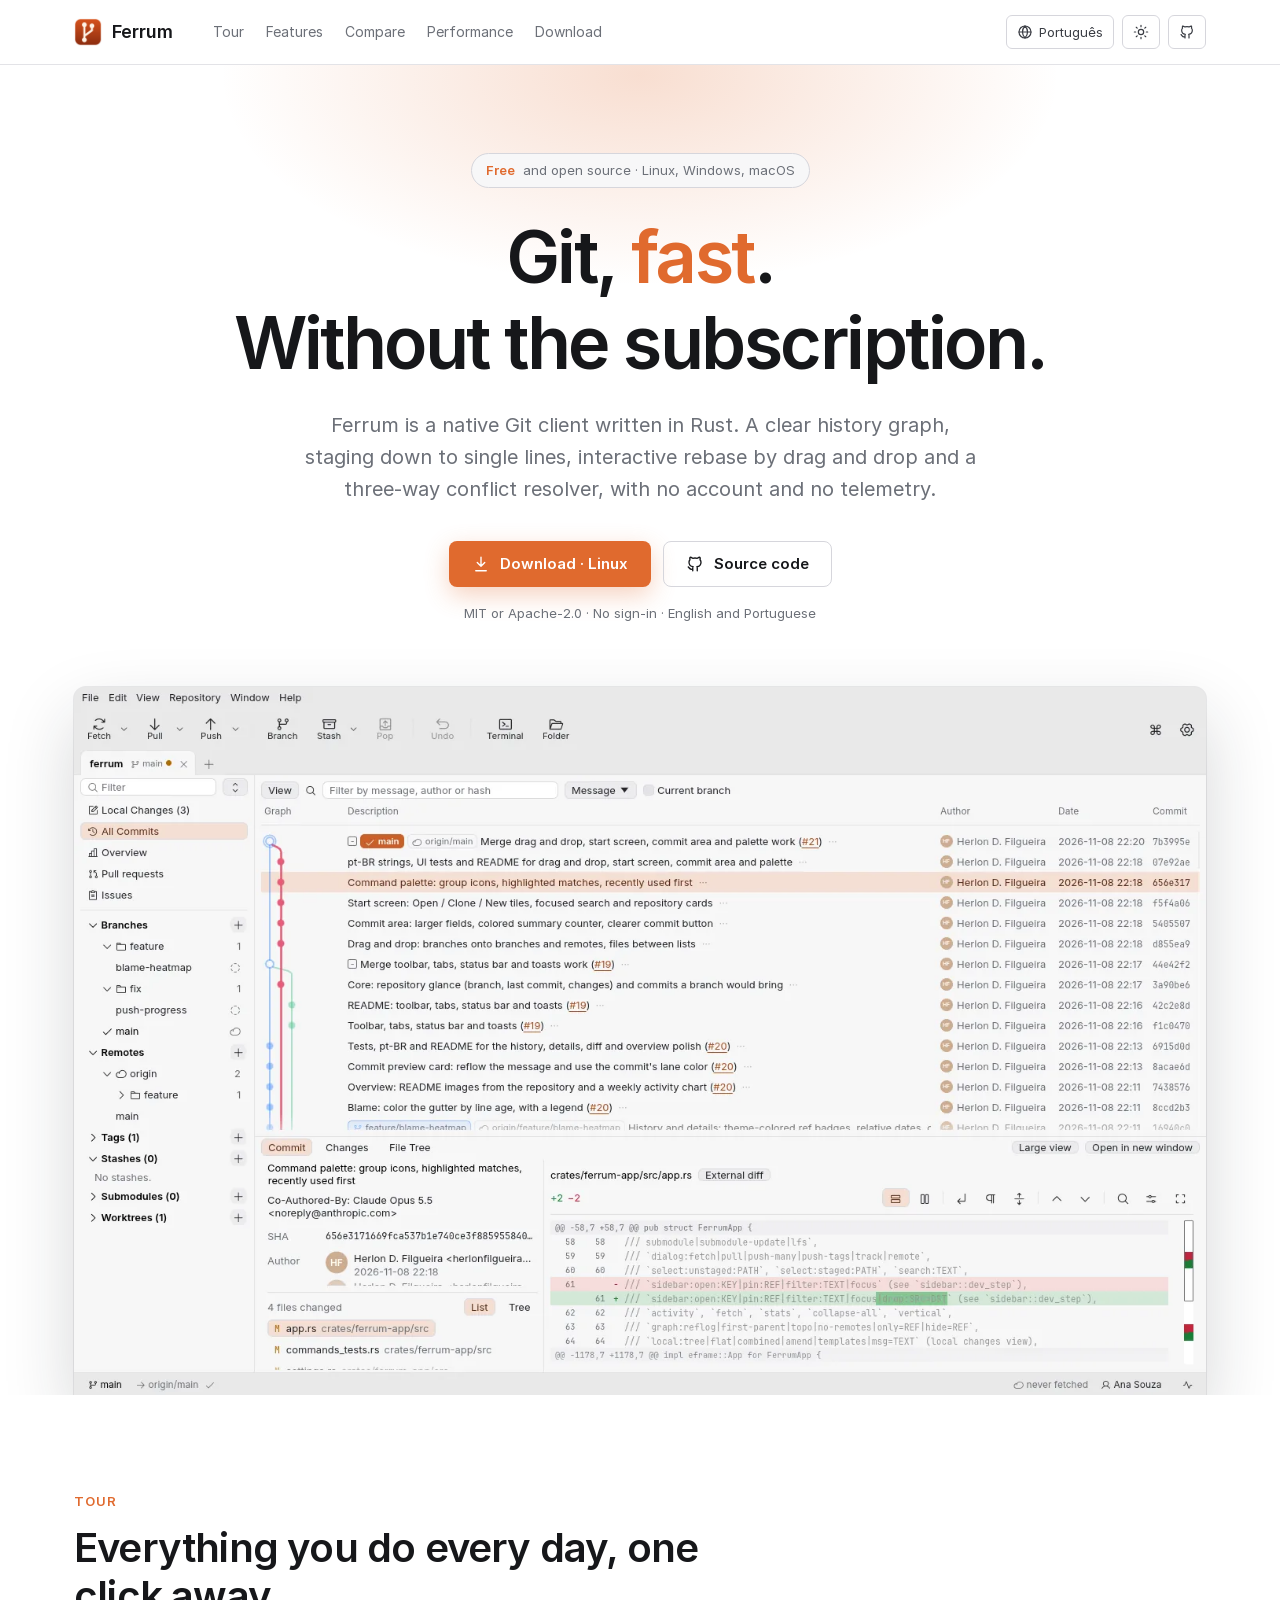
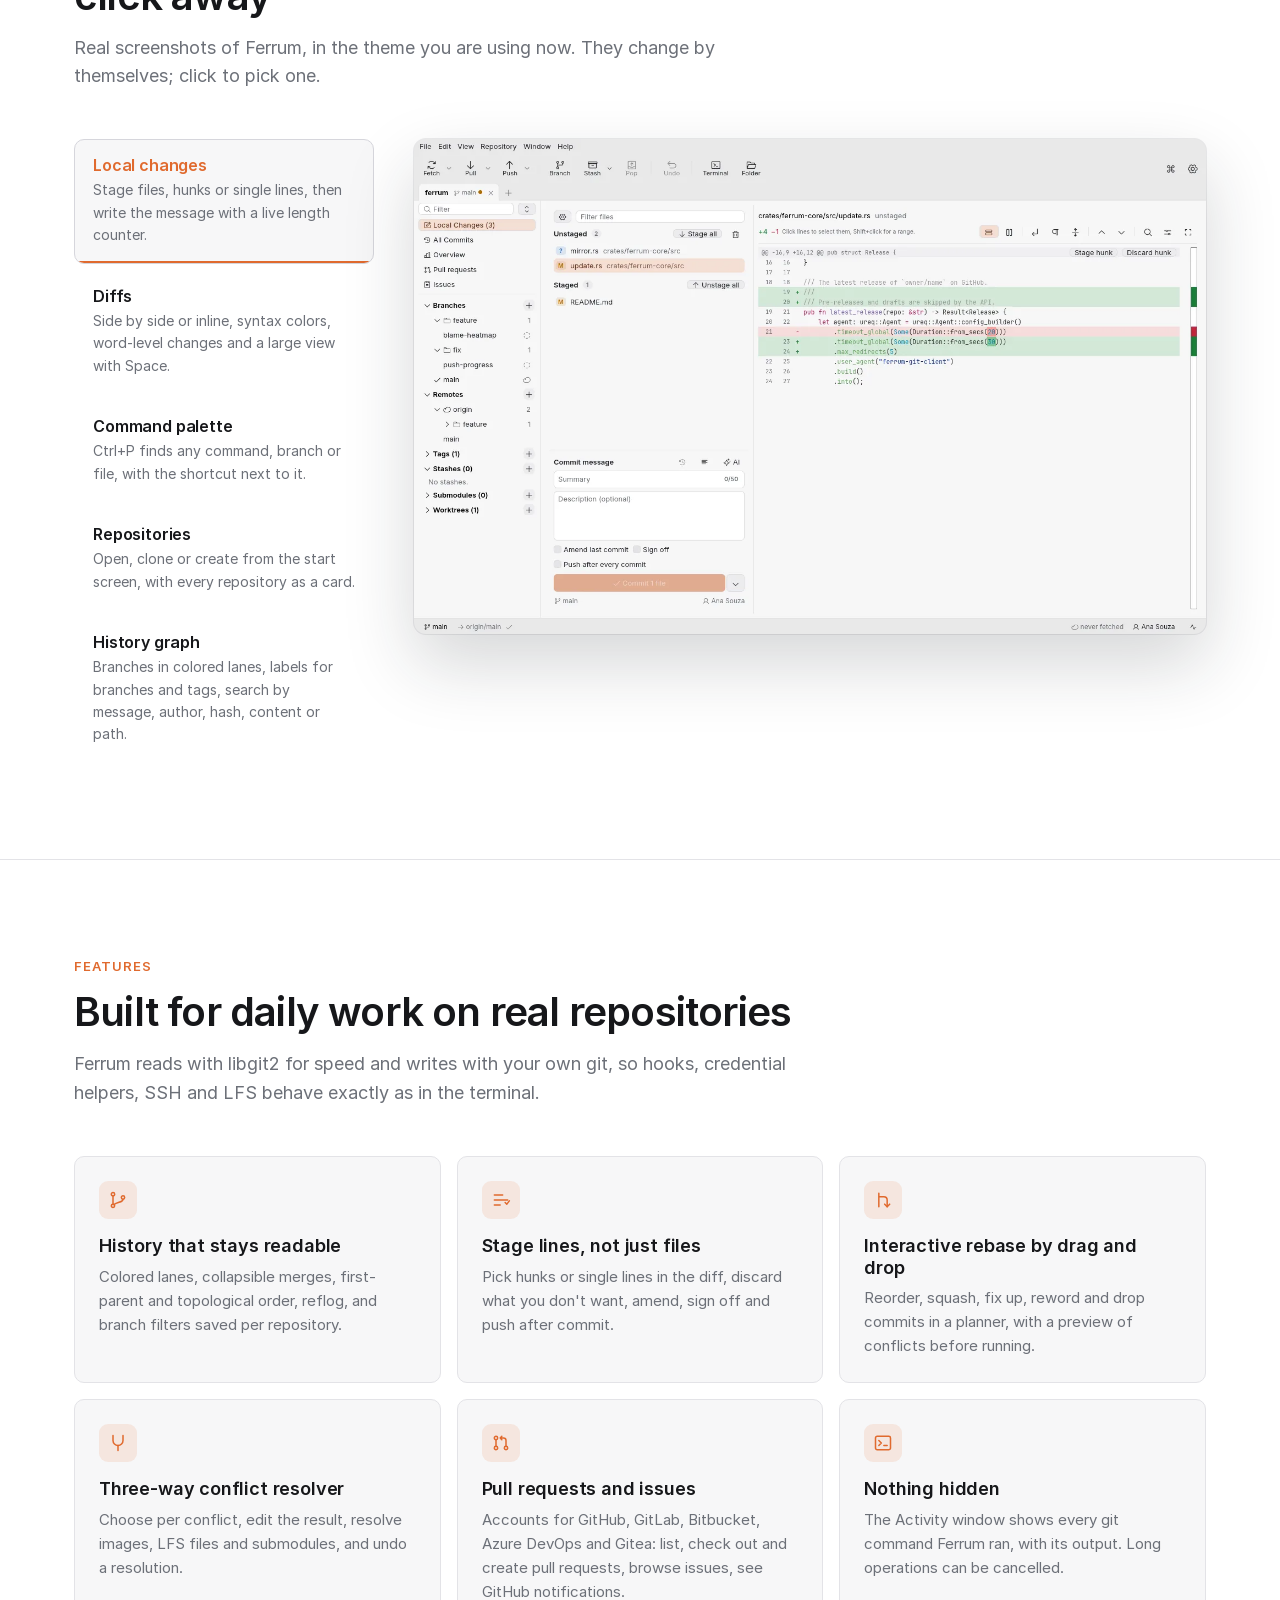
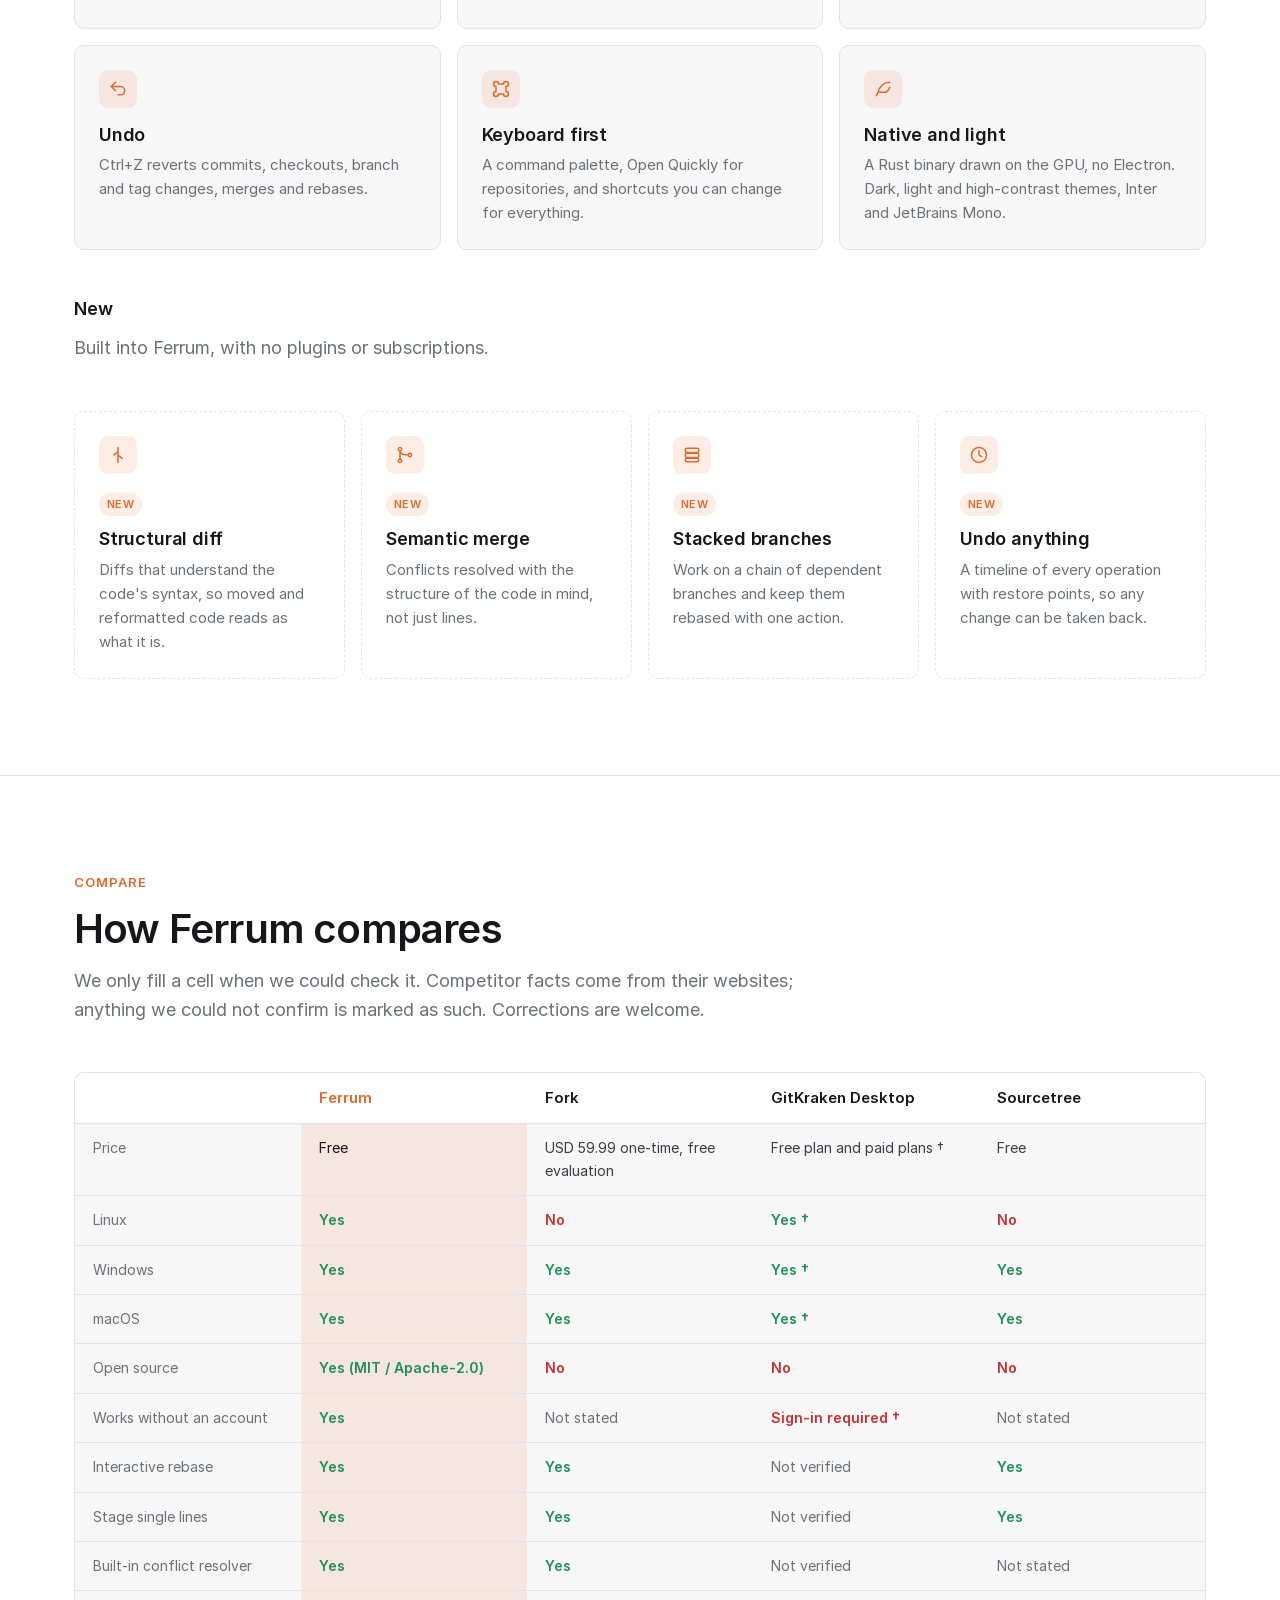
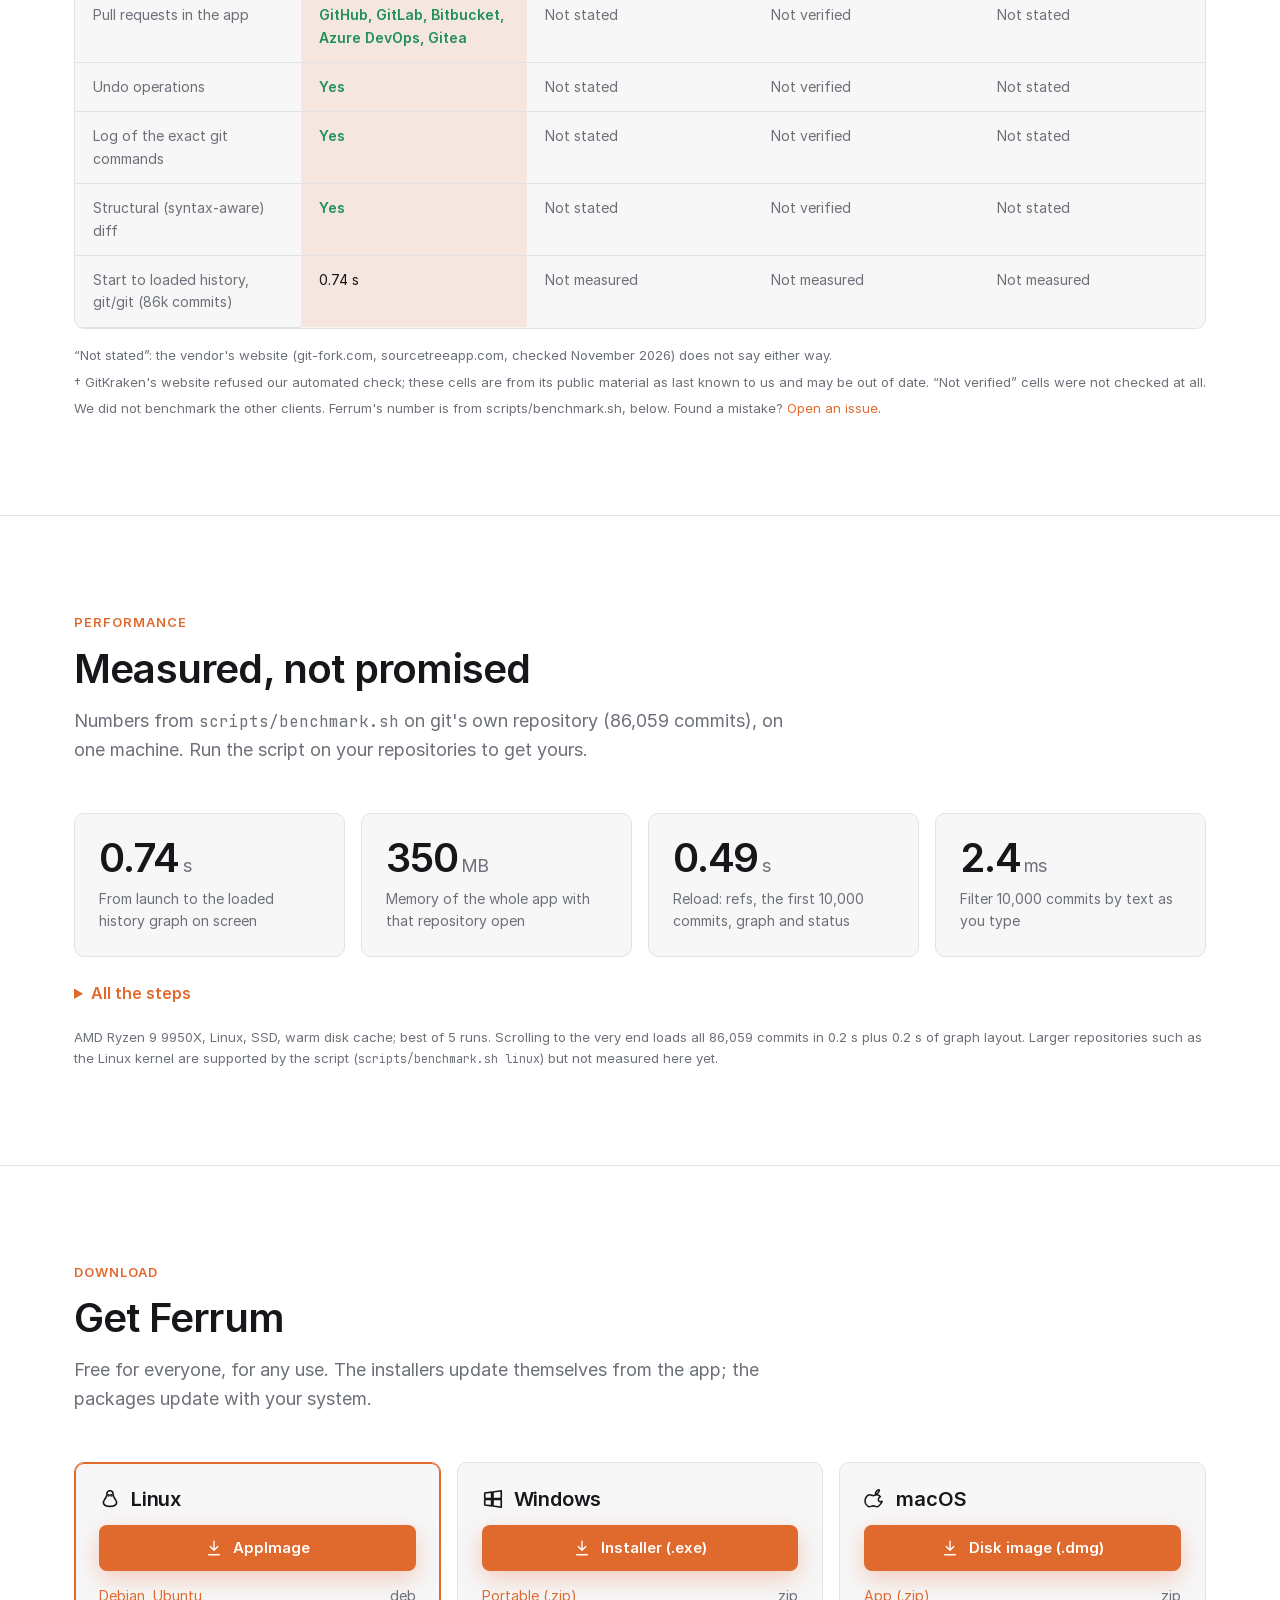
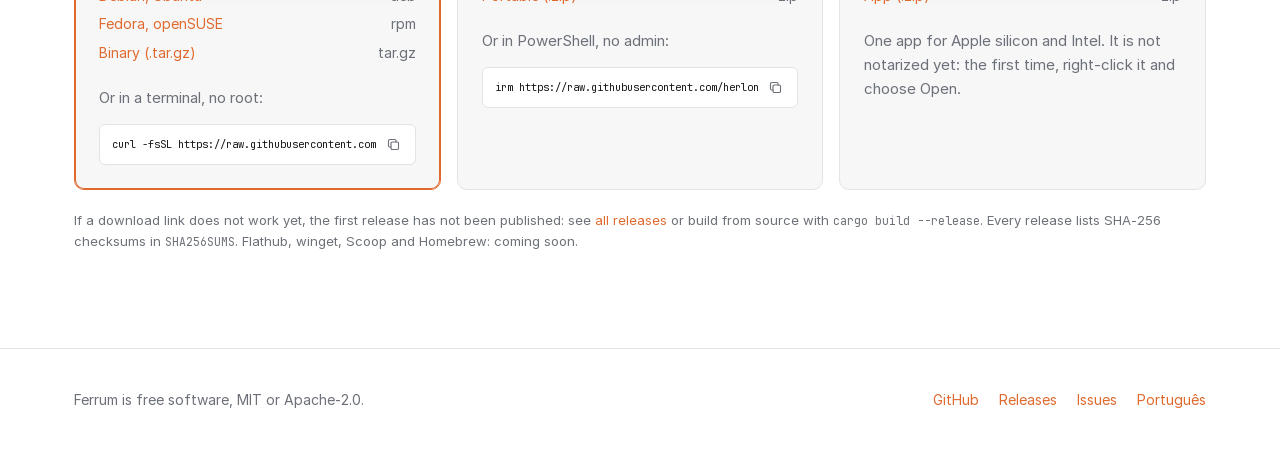
<file: site/index.html>
<!DOCTYPE html>
<html lang="en" data-theme="dark">
<head>
<meta charset="utf-8">
<meta name="viewport" content="width=device-width, initial-scale=1">
<title>Ferrum: a fast, free and open source Git client</title>
<meta name="description" content="Ferrum is a native Git client for Linux, Windows and macOS. History graph, line staging, interactive rebase, conflict resolution and pull requests, free and open source.">
<meta property="og:title" content="Ferrum: a fast, free and open source Git client">
<meta property="og:description" content="Ferrum is a native Git client for Linux, Windows and macOS. History graph, line staging, interactive rebase, conflict resolution and pull requests, free and open source.">
<meta property="og:image" content="https://herlondf.github.io/ferrum/assets/screenshots/history-en-dark.png">
<meta name="theme-color" content="#16171a">
<link rel="icon" type="image/png" href="assets/favicon.png">
<link rel="alternate" hreflang="en" href="https://herlondf.github.io/ferrum/">
<link rel="alternate" hreflang="pt-BR" href="https://herlondf.github.io/ferrum/pt-BR/">
<link rel="preload" href="assets/fonts/Inter-Regular.woff2" as="font" type="font/woff2" crossorigin>
<link rel="stylesheet" href="style.css">
<script>
  // Theme before first paint: ?theme=, the saved choice, else the system's.
  (function () {
    var q = location.search.match(/theme=(light|dark)/);
    var t = (q && q[1]) || localStorage.getItem("ferrum-theme") ||
      (matchMedia("(prefers-color-scheme: light)").matches ? "light" : "dark");
    document.documentElement.dataset.theme = t;
    // ?only=ID shows one section (for screenshots of the page).
    var only = location.search.match(/only=([a-z]+)/);
    if (only) document.write("<style>main>section:not(#" + only[1] + "){display:none}</style>");
  })();
</script>
</head>
<body>
<!-- Generated by site/build.py from site/template.html. Edit those, then run: python3 site/build.py -->

<header class="nav">
  <div class="wrap">
    <a class="brand" href="./"><img src="assets/ferrum-128.png" alt="" width="28" height="28">Ferrum</a>
    <nav class="nav-links">
      <a href="#tour">Tour</a>
      <a href="#features">Features</a>
      <a href="#compare">Compare</a>
      <a href="#performance">Performance</a>
      <a href="#download">Download</a>
    </nav>
    <div class="nav-tools">
      <a class="icon-btn" href="pt-BR/" hreflang="pt-BR" title="Ver em português"><svg viewBox="0 0 24 24" fill="none" stroke="currentColor" stroke-width="1.8" stroke-linecap="round" stroke-linejoin="round" aria-hidden="true"><circle cx="12" cy="12" r="9"/><path d="M3 12h18M12 3c2.5 2.6 3.8 5.6 3.8 9s-1.3 6.4-3.8 9c-2.5-2.6-3.8-5.6-3.8-9S9.5 5.6 12 3z"/></svg><span class="lang-label">Português</span></a>
      <button class="icon-btn" id="theme" type="button" title="Switch light / dark" aria-label="Switch light / dark"><span class="theme-moon"><svg viewBox="0 0 24 24" fill="none" stroke="currentColor" stroke-width="1.8" stroke-linecap="round" stroke-linejoin="round" aria-hidden="true"><path d="M20 14.5A8 8 0 0 1 9.5 4a8 8 0 1 0 10.5 10.5z"/></svg></span><span class="theme-sun"><svg viewBox="0 0 24 24" fill="none" stroke="currentColor" stroke-width="1.8" stroke-linecap="round" stroke-linejoin="round" aria-hidden="true"><circle cx="12" cy="12" r="4"/><path d="M12 2v2M12 20v2M4.9 4.9l1.4 1.4M17.7 17.7l1.4 1.4M2 12h2M20 12h2M4.9 19.1l1.4-1.4M17.7 6.3l1.4-1.4"/></svg></span></button>
      <a class="icon-btn" href="https://github.com/herlondf/ferrum" title="GitHub" aria-label="GitHub"><svg viewBox="0 0 24 24" fill="none" stroke="currentColor" stroke-width="1.8" stroke-linecap="round" stroke-linejoin="round" aria-hidden="true"><path d="M9 19c-4.3 1.4-4.3-2.5-6-3m12 5v-3.5c0-1 .1-1.4-.5-2 2.8-.3 5.5-1.4 5.5-6a4.6 4.6 0 0 0-1.3-3.2 4.2 4.2 0 0 0-.1-3.2s-1.1-.3-3.5 1.3a12.3 12.3 0 0 0-6.2 0C6.5 2.8 5.4 3.1 5.4 3.1a4.2 4.2 0 0 0-.1 3.2A4.6 4.6 0 0 0 4 9.5c0 4.6 2.7 5.7 5.5 6-.6.6-.6 1.2-.5 2V21"/></svg></a>
    </div>
  </div>
</header>

<main>
<section class="hero">
  <div class="wrap">
    <span class="badge"><b>Free</b> and open source · Linux, Windows, macOS</span>
    <h1>Git, <em>fast</em>.<br>Without the subscription.</h1>
    <p class="lead">Ferrum is a native Git client written in Rust. A clear history graph, staging down to single lines, interactive rebase by drag and drop and a three-way conflict resolver, with no account and no telemetry.</p>
    <div class="hero-actions">
      <a class="btn btn-primary" id="hero-download" href="#download"><svg viewBox="0 0 24 24" fill="none" stroke="currentColor" stroke-width="1.8" stroke-linecap="round" stroke-linejoin="round" aria-hidden="true"><path d="M12 3v12M7 10l5 5 5-5M5 21h14"/></svg><span>Download</span></a>
      <a class="btn btn-ghost" href="https://github.com/herlondf/ferrum"><svg viewBox="0 0 24 24" fill="none" stroke="currentColor" stroke-width="1.8" stroke-linecap="round" stroke-linejoin="round" aria-hidden="true"><path d="M9 19c-4.3 1.4-4.3-2.5-6-3m12 5v-3.5c0-1 .1-1.4-.5-2 2.8-.3 5.5-1.4 5.5-6a4.6 4.6 0 0 0-1.3-3.2 4.2 4.2 0 0 0-.1-3.2s-1.1-.3-3.5 1.3a12.3 12.3 0 0 0-6.2 0C6.5 2.8 5.4 3.1 5.4 3.1a4.2 4.2 0 0 0-.1 3.2A4.6 4.6 0 0 0 4 9.5c0 4.6 2.7 5.7 5.5 6-.6.6-.6 1.2-.5 2V21"/></svg>Source code</a>
    </div>
    <p class="hero-note">MIT or Apache-2.0 · No sign-in · English and Portuguese</p>
  </div>
  <div class="hero-shot">
    <img class="shot only-dark" src="assets/screenshots/history-en-dark.webp" width="1440" height="900" alt="Ferrum showing the history graph of a repository, with commit details and a diff">
    <img class="shot only-light" src="assets/screenshots/history-en-light.webp" width="1440" height="900" alt="Ferrum showing the history graph of a repository, with commit details and a diff" loading="lazy">
  </div>
</section>

<section class="section" id="tour">
  <div class="wrap">
    <div class="section-head">
      <div class="eyebrow">Tour</div>
      <h2>Everything you do every day, one click away</h2>
      <p>Real screenshots of Ferrum, in the theme you are using now. They change by themselves; click to pick one.</p>
    </div>
    <div class="tour" data-tour>
      <div class="tour-tabs" role="tablist">
        <button class="tour-tab" role="tab" aria-selected="true" data-tab="changes"><h3>Local changes</h3><p>Stage files, hunks or single lines, then write the message with a live length counter.</p><span class="bar"></span></button>
        <button class="tour-tab" role="tab" aria-selected="false" data-tab="diff"><h3>Diffs</h3><p>Side by side or inline, syntax colors, word-level changes and a large view with Space.</p><span class="bar"></span></button>
        <button class="tour-tab" role="tab" aria-selected="false" data-tab="palette"><h3>Command palette</h3><p>Ctrl+P finds any command, branch or file, with the shortcut next to it.</p><span class="bar"></span></button>
        <button class="tour-tab" role="tab" aria-selected="false" data-tab="start"><h3>Repositories</h3><p>Open, clone or create from the start screen, with every repository as a card.</p><span class="bar"></span></button>
        <button class="tour-tab" role="tab" aria-selected="false" data-tab="history"><h3>History graph</h3><p>Branches in colored lanes, labels for branches and tags, search by message, author, hash, content or path.</p><span class="bar"></span></button>
      </div>
      <div class="tour-view">
        <figure class="active" data-fig="changes"><img class="shot only-dark" src="assets/screenshots/changes-en-dark.webp" width="1440" height="900" alt="Local changes"><img class="shot only-light" src="assets/screenshots/changes-en-light.webp" width="1440" height="900" alt="Local changes" loading="lazy"></figure>
        <figure class="" data-fig="diff"><img class="shot only-dark" src="assets/screenshots/diff-en-dark.webp" width="1440" height="900" alt="Diffs" loading="lazy"><img class="shot only-light" src="assets/screenshots/diff-en-light.webp" width="1440" height="900" alt="Diffs" loading="lazy"></figure>
        <figure class="" data-fig="palette"><img class="shot only-dark" src="assets/screenshots/palette-en-dark.webp" width="1440" height="900" alt="Command palette" loading="lazy"><img class="shot only-light" src="assets/screenshots/palette-en-light.webp" width="1440" height="900" alt="Command palette" loading="lazy"></figure>
        <figure class="" data-fig="start"><img class="shot only-dark" src="assets/screenshots/start-en-dark.webp" width="1440" height="900" alt="Repositories" loading="lazy"><img class="shot only-light" src="assets/screenshots/start-en-light.webp" width="1440" height="900" alt="Repositories" loading="lazy"></figure>
        <figure class="" data-fig="history"><img class="shot only-dark" src="assets/screenshots/history-en-dark.webp" width="1440" height="900" alt="History graph" loading="lazy"><img class="shot only-light" src="assets/screenshots/history-en-light.webp" width="1440" height="900" alt="History graph" loading="lazy"></figure>
      </div>
    </div>
  </div>
</section>

<section class="section" id="features">
  <div class="wrap">
    <div class="section-head">
      <div class="eyebrow">Features</div>
      <h2>Built for daily work on real repositories</h2>
      <p>Ferrum reads with libgit2 for speed and writes with your own git, so hooks, credential helpers, SSH and LFS behave exactly as in the terminal.</p>
    </div>
    <div class="grid">
        <div class="card"><div class="ico"><svg viewBox="0 0 24 24" fill="none" stroke="currentColor" stroke-width="1.8" stroke-linecap="round" stroke-linejoin="round" aria-hidden="true"><circle cx="6" cy="5" r="2"/><circle cx="6" cy="19" r="2"/><circle cx="18" cy="9" r="2"/><path d="M6 7v10M18 11c0 4-6 3-11 6.5"/></svg></div><h3>History that stays readable</h3><p>Colored lanes, collapsible merges, first-parent and topological order, reflog, and branch filters saved per repository.</p></div>
        <div class="card"><div class="ico"><svg viewBox="0 0 24 24" fill="none" stroke="currentColor" stroke-width="1.8" stroke-linecap="round" stroke-linejoin="round" aria-hidden="true"><path d="M4 6h10M4 12h16M4 18h7"/><path d="M17 15l2 2 3-4"/></svg></div><h3>Stage lines, not just files</h3><p>Pick hunks or single lines in the diff, discard what you don't want, amend, sign off and push after commit.</p></div>
        <div class="card"><div class="ico"><svg viewBox="0 0 24 24" fill="none" stroke="currentColor" stroke-width="1.8" stroke-linecap="round" stroke-linejoin="round" aria-hidden="true"><path d="M7 4v16M7 8h6a4 4 0 0 1 4 4v8"/><path d="M14 17l3 3 3-3"/></svg></div><h3>Interactive rebase by drag and drop</h3><p>Reorder, squash, fix up, reword and drop commits in a planner, with a preview of conflicts before running.</p></div>
        <div class="card"><div class="ico"><svg viewBox="0 0 24 24" fill="none" stroke="currentColor" stroke-width="1.8" stroke-linecap="round" stroke-linejoin="round" aria-hidden="true"><path d="M6 3v6a6 6 0 0 0 6 6 6 6 0 0 0 6-6V3"/><path d="M12 15v6"/></svg></div><h3>Three-way conflict resolver</h3><p>Choose per conflict, edit the result, resolve images, LFS files and submodules, and undo a resolution.</p></div>
        <div class="card"><div class="ico"><svg viewBox="0 0 24 24" fill="none" stroke="currentColor" stroke-width="1.8" stroke-linecap="round" stroke-linejoin="round" aria-hidden="true"><circle cx="6" cy="6" r="2"/><circle cx="6" cy="18" r="2"/><circle cx="18" cy="18" r="2"/><path d="M6 8v8M18 16V9a3 3 0 0 0-3-3h-4M13 4l-2 2 2 2"/></svg></div><h3>Pull requests and issues</h3><p>Accounts for GitHub, GitLab, Bitbucket, Azure DevOps and Gitea: list, check out and create pull requests, browse issues, see GitHub notifications.</p></div>
        <div class="card"><div class="ico"><svg viewBox="0 0 24 24" fill="none" stroke="currentColor" stroke-width="1.8" stroke-linecap="round" stroke-linejoin="round" aria-hidden="true"><rect x="3" y="4" width="18" height="16" rx="2"/><path d="M7 9l3 3-3 3M13 15h4"/></svg></div><h3>Nothing hidden</h3><p>The Activity window shows every git command Ferrum ran, with its output. Long operations can be cancelled.</p></div>
        <div class="card"><div class="ico"><svg viewBox="0 0 24 24" fill="none" stroke="currentColor" stroke-width="1.8" stroke-linecap="round" stroke-linejoin="round" aria-hidden="true"><path d="M9 14L4 9l5-5"/><path d="M4 9h11a5 5 0 0 1 0 10h-3"/></svg></div><h3>Undo</h3><p>Ctrl+Z reverts commits, checkouts, branch and tag changes, merges and rebases.</p></div>
        <div class="card"><div class="ico"><svg viewBox="0 0 24 24" fill="none" stroke="currentColor" stroke-width="1.8" stroke-linecap="round" stroke-linejoin="round" aria-hidden="true"><path d="M9 6h6M9 6a3 3 0 1 0-3 3h0v6a3 3 0 1 0 3 3h6a3 3 0 1 0 3-3V9a3 3 0 1 0-3-3"/></svg></div><h3>Keyboard first</h3><p>A command palette, Open Quickly for repositories, and shortcuts you can change for everything.</p></div>
        <div class="card"><div class="ico"><svg viewBox="0 0 24 24" fill="none" stroke="currentColor" stroke-width="1.8" stroke-linecap="round" stroke-linejoin="round" aria-hidden="true"><path d="M20 4c-6 0-12 4-14 12l-2 4M8 16h6c3 0 5-3 6-6"/></svg></div><h3>Native and light</h3><p>A Rust binary drawn on the GPU, no Electron. Dark, light and high-contrast themes, Inter and JetBrains Mono.</p></div>
    </div>
    <div class="soon">
      <div class="section-head">
        <h3>New</h3>
        <p>Built into Ferrum, with no plugins or subscriptions.</p>
      </div>
      <div class="grid">
        <div class="card"><div class="ico"><svg viewBox="0 0 24 24" fill="none" stroke="currentColor" stroke-width="1.8" stroke-linecap="round" stroke-linejoin="round" aria-hidden="true"><path d="M12 3v18M12 8l-5 4M12 12l5 4"/></svg></div><span class="pill">New</span><h3>Structural diff</h3><p>Diffs that understand the code's syntax, so moved and reformatted code reads as what it is.</p></div>
        <div class="card"><div class="ico"><svg viewBox="0 0 24 24" fill="none" stroke="currentColor" stroke-width="1.8" stroke-linecap="round" stroke-linejoin="round" aria-hidden="true"><circle cx="6" cy="5" r="2"/><circle cx="6" cy="19" r="2"/><circle cx="18" cy="12" r="2"/><path d="M6 7v10M6 7c0 4 5 5 10 5"/></svg></div><span class="pill">New</span><h3>Semantic merge</h3><p>Conflicts resolved with the structure of the code in mind, not just lines.</p></div>
        <div class="card"><div class="ico"><svg viewBox="0 0 24 24" fill="none" stroke="currentColor" stroke-width="1.8" stroke-linecap="round" stroke-linejoin="round" aria-hidden="true"><rect x="4" y="4" width="16" height="5" rx="1.5"/><rect x="4" y="10" width="16" height="5" rx="1.5"/><rect x="4" y="16" width="16" height="4" rx="1.5"/></svg></div><span class="pill">New</span><h3>Stacked branches</h3><p>Work on a chain of dependent branches and keep them rebased with one action.</p></div>
        <div class="card"><div class="ico"><svg viewBox="0 0 24 24" fill="none" stroke="currentColor" stroke-width="1.8" stroke-linecap="round" stroke-linejoin="round" aria-hidden="true"><circle cx="12" cy="12" r="9"/><path d="M12 7v5l3 2"/></svg></div><span class="pill">New</span><h3>Undo anything</h3><p>A timeline of every operation with restore points, so any change can be taken back.</p></div>
      </div>
    </div>
  </div>
</section>

<section class="section" id="compare">
  <div class="wrap">
    <div class="section-head">
      <div class="eyebrow">Compare</div>
      <h2>How Ferrum compares</h2>
      <p>We only fill a cell when we could check it. Competitor facts come from their websites; anything we could not confirm is marked as such. Corrections are welcome.</p>
    </div>
    <div class="table-wrap">
      <table>
        <thead><tr><th></th><th class="us">Ferrum</th><th>Fork</th><th>GitKraken Desktop</th><th>Sourcetree</th></tr></thead>
        <tbody>
          <tr><th scope="row">Price</th><td class="us">Free</td><td>USD 59.99 one-time, free evaluation</td><td>Free plan and paid plans †</td><td>Free</td></tr>
          <tr><th scope="row">Linux</th><td class="y us">Yes</td><td class="n">No</td><td class="y">Yes †</td><td class="n">No</td></tr>
          <tr><th scope="row">Windows</th><td class="y us">Yes</td><td class="y">Yes</td><td class="y">Yes †</td><td class="y">Yes</td></tr>
          <tr><th scope="row">macOS</th><td class="y us">Yes</td><td class="y">Yes</td><td class="y">Yes †</td><td class="y">Yes</td></tr>
          <tr><th scope="row">Open source</th><td class="y us">Yes (MIT / Apache-2.0)</td><td class="n">No</td><td class="n">No</td><td class="n">No</td></tr>
          <tr><th scope="row">Works without an account</th><td class="y us">Yes</td><td class="q">Not stated</td><td class="n">Sign-in required †</td><td class="q">Not stated</td></tr>
          <tr><th scope="row">Interactive rebase</th><td class="y us">Yes</td><td class="y">Yes</td><td class="q">Not verified</td><td class="y">Yes</td></tr>
          <tr><th scope="row">Stage single lines</th><td class="y us">Yes</td><td class="y">Yes</td><td class="q">Not verified</td><td class="y">Yes</td></tr>
          <tr><th scope="row">Built-in conflict resolver</th><td class="y us">Yes</td><td class="y">Yes</td><td class="q">Not verified</td><td class="q">Not stated</td></tr>
          <tr><th scope="row">Pull requests in the app</th><td class="y us">GitHub, GitLab, Bitbucket, Azure DevOps, Gitea</td><td class="q">Not stated</td><td class="q">Not verified</td><td class="q">Not stated</td></tr>
          <tr><th scope="row">Undo operations</th><td class="y us">Yes</td><td class="q">Not stated</td><td class="q">Not verified</td><td class="q">Not stated</td></tr>
          <tr><th scope="row">Log of the exact git commands</th><td class="y us">Yes</td><td class="q">Not stated</td><td class="q">Not verified</td><td class="q">Not stated</td></tr>
          <tr><th scope="row">Structural (syntax-aware) diff</th><td class="y us">Yes</td><td class="q">Not stated</td><td class="q">Not verified</td><td class="q">Not stated</td></tr>
          <tr><th scope="row">Start to loaded history, git/git (86k commits)</th><td class="us">0.74 s</td><td class="q">Not measured</td><td class="q">Not measured</td><td class="q">Not measured</td></tr>
        </tbody>
      </table>
    </div>
    <div class="footnotes">
      <p>“Not stated”: the vendor's website (git-fork.com, sourcetreeapp.com, checked November 2026) does not say either way.</p>
      <p>† GitKraken's website refused our automated check; these cells are from its public material as last known to us and may be out of date. “Not verified” cells were not checked at all.</p>
      <p>We did not benchmark the other clients. Ferrum's number is from scripts/benchmark.sh, below. Found a mistake? <a href="https://github.com/herlondf/ferrum/issues">Open an issue</a>.</p>
    </div>
  </div>
</section>

<section class="section" id="performance">
  <div class="wrap">
    <div class="section-head">
      <div class="eyebrow">Performance</div>
      <h2>Measured, not promised</h2>
      <p>Numbers from <code>scripts/benchmark.sh</code> on git's own repository (86,059 commits), on one machine. Run the script on your repositories to get yours.</p>
    </div>
    <div class="perf">
      <div class="stat"><div class="num">0.74<small>s</small></div><p>From launch to the loaded history graph on screen</p></div>
      <div class="stat"><div class="num">350<small>MB</small></div><p>Memory of the whole app with that repository open</p></div>
      <div class="stat"><div class="num">0.49<small>s</small></div><p>Reload: refs, the first 10,000 commits, graph and status</p></div>
      <div class="stat"><div class="num">2.4<small>ms</small></div><p>Filter 10,000 commits by text as you type</p></div>
    </div>
    <details class="perf-details">
      <summary>All the steps</summary>
      <pre>git/git at fb255012ac: 86,059 commits, 1,022 refs, 4,864 files
Linux x86_64, AMD Ryzen 9 9950X, 60 GB RAM, SSD, warm disk cache
`ferrum --benchmark` (best of 5)

step                       best    average  loaded
open                     0.2 ms     0.2 ms
branches                 0.5 ms     0.5 ms  9
tags                     9.4 ms     9.7 ms  1011
commits                461.2 ms   533.2 ms  10000
graph layout            12.7 ms    17.9 ms  196 lanes
status                   6.5 ms     7.6 ms  0 staged, 0 unstaged
all commits            199.2 ms   238.7 ms  86059
all graph layout       199.3 ms   229.8 ms  282 lanes
path search           5000.7 ms  5237.9 ms  641
full reload (app)      492.5 ms   517.1 ms
text search (page)       2.4 ms     2.6 ms  1588

GUI start to loaded history on screen (median of 5): 0.74 s, 350 MB max RSS</pre>
    </details>
    <p class="dl-note">AMD Ryzen 9 9950X, Linux, SSD, warm disk cache; best of 5 runs. Scrolling to the very end loads all 86,059 commits in 0.2 s plus 0.2 s of graph layout. Larger repositories such as the Linux kernel are supported by the script (<code>scripts/benchmark.sh linux</code>) but not measured here yet.</p>
  </div>
</section>

<section class="section" id="download">
  <div class="wrap">
    <div class="section-head">
      <div class="eyebrow">Download</div>
      <h2>Get Ferrum</h2>
      <p>Free for everyone, for any use. The installers update themselves from the app; the packages update with your system.</p>
    </div>
    <div class="downloads">
      <div class="card dl" data-os="linux"><h3><svg viewBox="0 0 24 24" fill="none" stroke="currentColor" stroke-width="1.8" stroke-linecap="round" stroke-linejoin="round" aria-hidden="true"><path d="M12 3c-2.5 0-3.5 2-3.5 4.5 0 2-1 3-2 4.5S4 15 5 17s4 3 7 3 6-1 7-3-.5-3.5-1.5-5-2-2.5-2-4.5C15.5 5 14.5 3 12 3z"/><circle cx="10.5" cy="8" r=".6"/><circle cx="13.5" cy="8" r=".6"/></svg>Linux</h3><a class="btn btn-primary" href="https://github.com/herlondf/ferrum/releases/latest/download/ferrum-linux-x86_64.AppImage"><svg viewBox="0 0 24 24" fill="none" stroke="currentColor" stroke-width="1.8" stroke-linecap="round" stroke-linejoin="round" aria-hidden="true"><path d="M12 3v12M7 10l5 5 5-5M5 21h14"/></svg>AppImage</a><ul><li><a href="https://github.com/herlondf/ferrum/releases/latest/download/ferrum-linux-x86_64.deb">Debian, Ubuntu</a><span>deb</span></li><li><a href="https://github.com/herlondf/ferrum/releases/latest/download/ferrum-linux-x86_64.rpm">Fedora, openSUSE</a><span>rpm</span></li><li><a href="https://github.com/herlondf/ferrum/releases/latest/download/ferrum-linux-x86_64.tar.gz">Binary (.tar.gz)</a><span>tar.gz</span></li></ul><p class="muted">Or in a terminal, no root:</p><div class="cmd"><code>curl -fsSL https://raw.githubusercontent.com/herlondf/ferrum/main/get.sh | sh</code><button type="button" data-copy title="Copy" aria-label="Copy"><svg viewBox="0 0 24 24" fill="none" stroke="currentColor" stroke-width="1.8" stroke-linecap="round" stroke-linejoin="round" aria-hidden="true"><rect x="8" y="8" width="12" height="12" rx="2"/><path d="M16 8V6a2 2 0 0 0-2-2H6a2 2 0 0 0-2 2v8a2 2 0 0 0 2 2h2"/></svg></button></div></div>
      <div class="card dl" data-os="windows"><h3><svg viewBox="0 0 24 24" fill="none" stroke="currentColor" stroke-width="1.8" stroke-linecap="round" stroke-linejoin="round" aria-hidden="true"><path d="M3 5.5l7.5-1v7H3zM12 4.3L21 3v8.5h-9zM3 12.5h7.5v7L3 18.5zM12 12.5h9V21l-9-1.3z"/></svg>Windows</h3><a class="btn btn-primary" href="https://github.com/herlondf/ferrum/releases/latest/download/ferrum-windows-x86_64-setup.exe"><svg viewBox="0 0 24 24" fill="none" stroke="currentColor" stroke-width="1.8" stroke-linecap="round" stroke-linejoin="round" aria-hidden="true"><path d="M12 3v12M7 10l5 5 5-5M5 21h14"/></svg>Installer (.exe)</a><ul><li><a href="https://github.com/herlondf/ferrum/releases/latest/download/ferrum-windows-x86_64.zip">Portable (.zip)</a><span>zip</span></li></ul><p class="muted">Or in PowerShell, no admin:</p><div class="cmd"><code>irm https://raw.githubusercontent.com/herlondf/ferrum/main/get.ps1 | iex</code><button type="button" data-copy title="Copy" aria-label="Copy"><svg viewBox="0 0 24 24" fill="none" stroke="currentColor" stroke-width="1.8" stroke-linecap="round" stroke-linejoin="round" aria-hidden="true"><rect x="8" y="8" width="12" height="12" rx="2"/><path d="M16 8V6a2 2 0 0 0-2-2H6a2 2 0 0 0-2 2v8a2 2 0 0 0 2 2h2"/></svg></button></div></div>
      <div class="card dl" data-os="macos"><h3><svg viewBox="0 0 24 24" fill="none" stroke="currentColor" stroke-width="1.8" stroke-linecap="round" stroke-linejoin="round" aria-hidden="true"><path d="M16.5 3c-1.2.1-2.6.9-3.3 1.9-.7.8-1.2 2-1 3.2 1.3.1 2.6-.7 3.3-1.6.7-.9 1.2-2.1 1-3.5zM20 16.8c-.6 1.3-.9 1.9-1.7 3-1.1 1.6-2.6 3.5-4.5 3.5-1.7 0-2.1-1.1-4.4-1.1s-2.8 1.1-4.5 1.1c-1.9 0-3.3-1.8-4.4-3.4C-1.6 15.4 1.3 9 5.2 9c1.7 0 2.8 1.1 4.2 1.1 1.4 0 2.2-1.1 4.3-1.1 1.5 0 3.1.8 4.3 2.3-3.8 2.1-3.2 7.5 2 5.5z" transform="scale(.92) translate(1.5 -1)"/></svg>macOS</h3><a class="btn btn-primary" href="https://github.com/herlondf/ferrum/releases/latest/download/ferrum-macos-universal.dmg"><svg viewBox="0 0 24 24" fill="none" stroke="currentColor" stroke-width="1.8" stroke-linecap="round" stroke-linejoin="round" aria-hidden="true"><path d="M12 3v12M7 10l5 5 5-5M5 21h14"/></svg>Disk image (.dmg)</a><ul><li><a href="https://github.com/herlondf/ferrum/releases/latest/download/ferrum-macos-universal.zip">App (.zip)</a><span>zip</span></li></ul><p class="muted">One app for Apple silicon and Intel. It is not notarized yet: the first time, right-click it and choose Open.</p></div>
    </div>
    <p class="dl-note">If a download link does not work yet, the first release has not been published: see <a href="https://github.com/herlondf/ferrum/releases">all releases</a> or build from source with <code>cargo build --release</code>. Every release lists SHA-256 checksums in <code>SHA256SUMS</code>. Flathub, winget, Scoop and Homebrew: coming soon.</p>
  </div>
</section>
</main>

<footer>
  <div class="wrap">
    <span>Ferrum is free software, MIT or Apache-2.0.</span>
    <div class="links">
      <a href="https://github.com/herlondf/ferrum">GitHub</a>
      <a href="https://github.com/herlondf/ferrum/releases">Releases</a>
      <a href="https://github.com/herlondf/ferrum/issues">Issues</a>
      <a href="pt-BR/" hreflang="pt-BR">Português</a>
    </div>
  </div>
</footer>

<script src="site.js" defer></script>
</body>
</html>
</file>
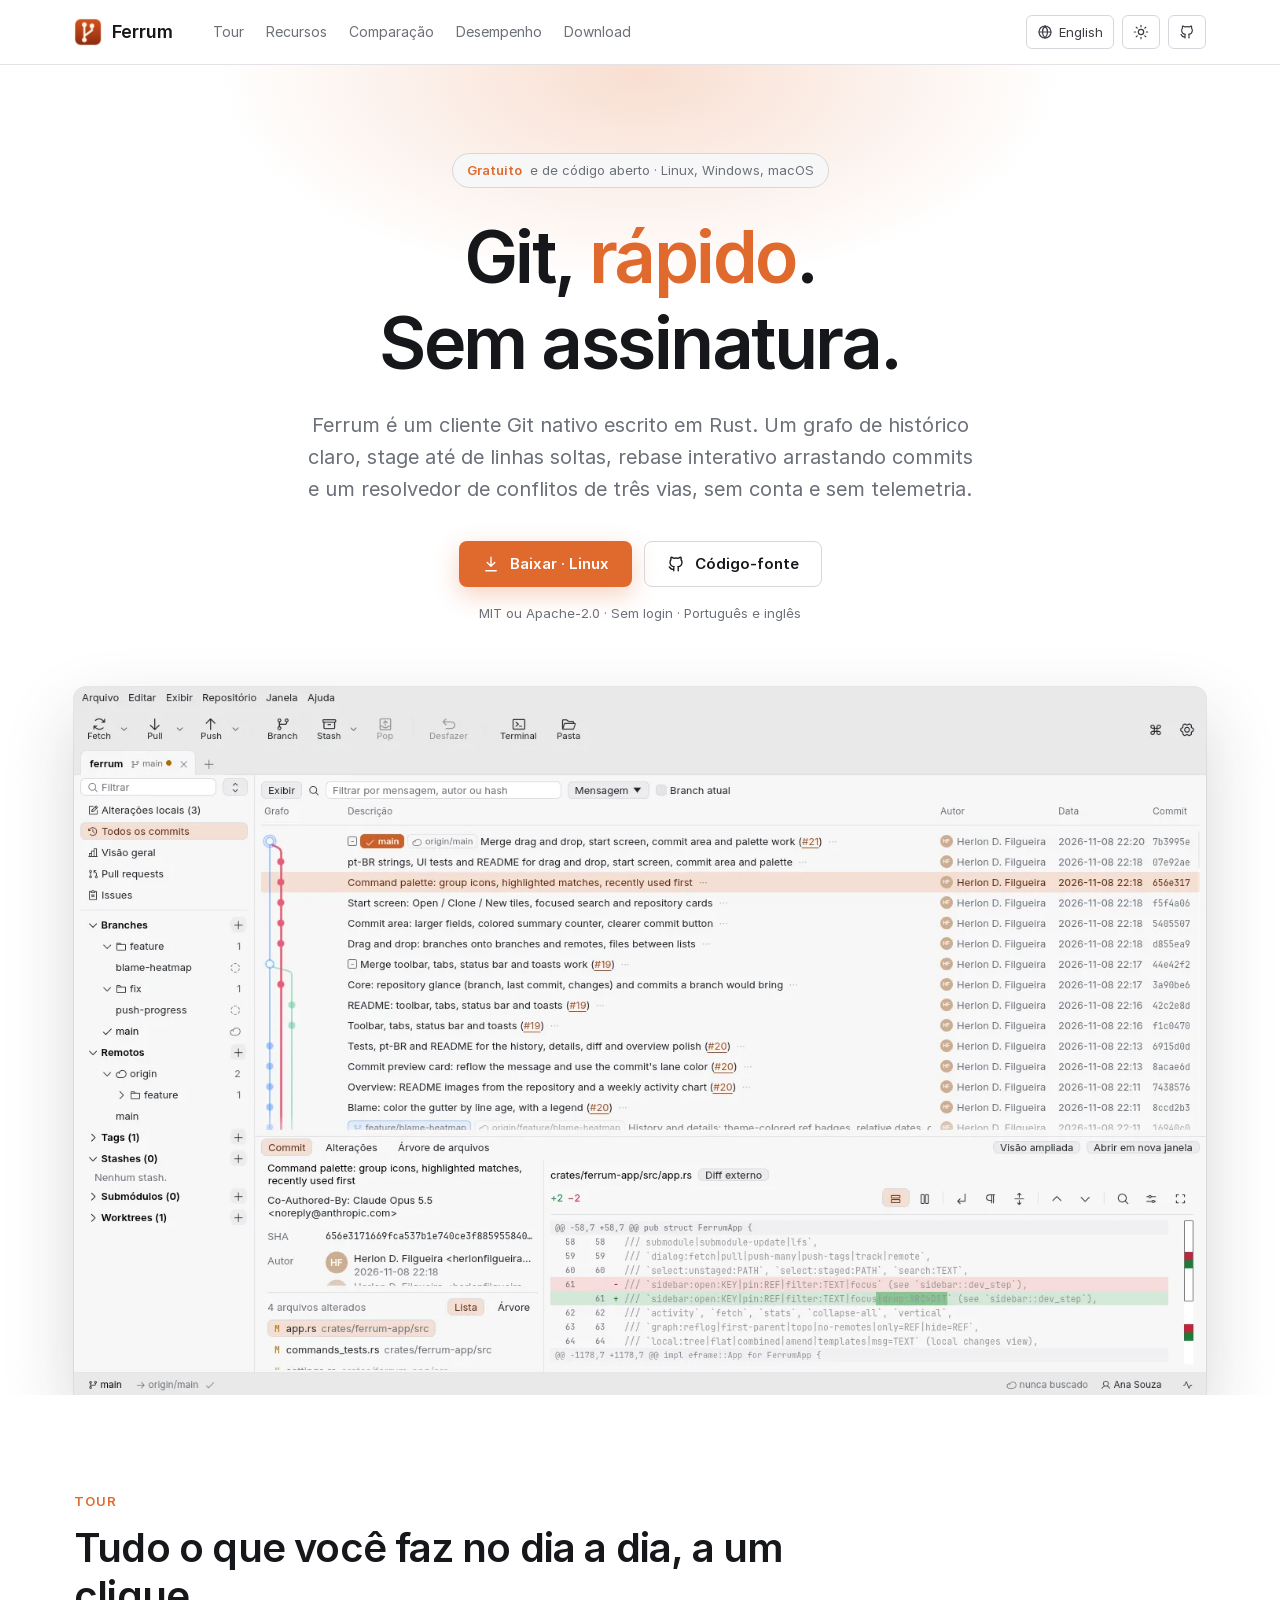
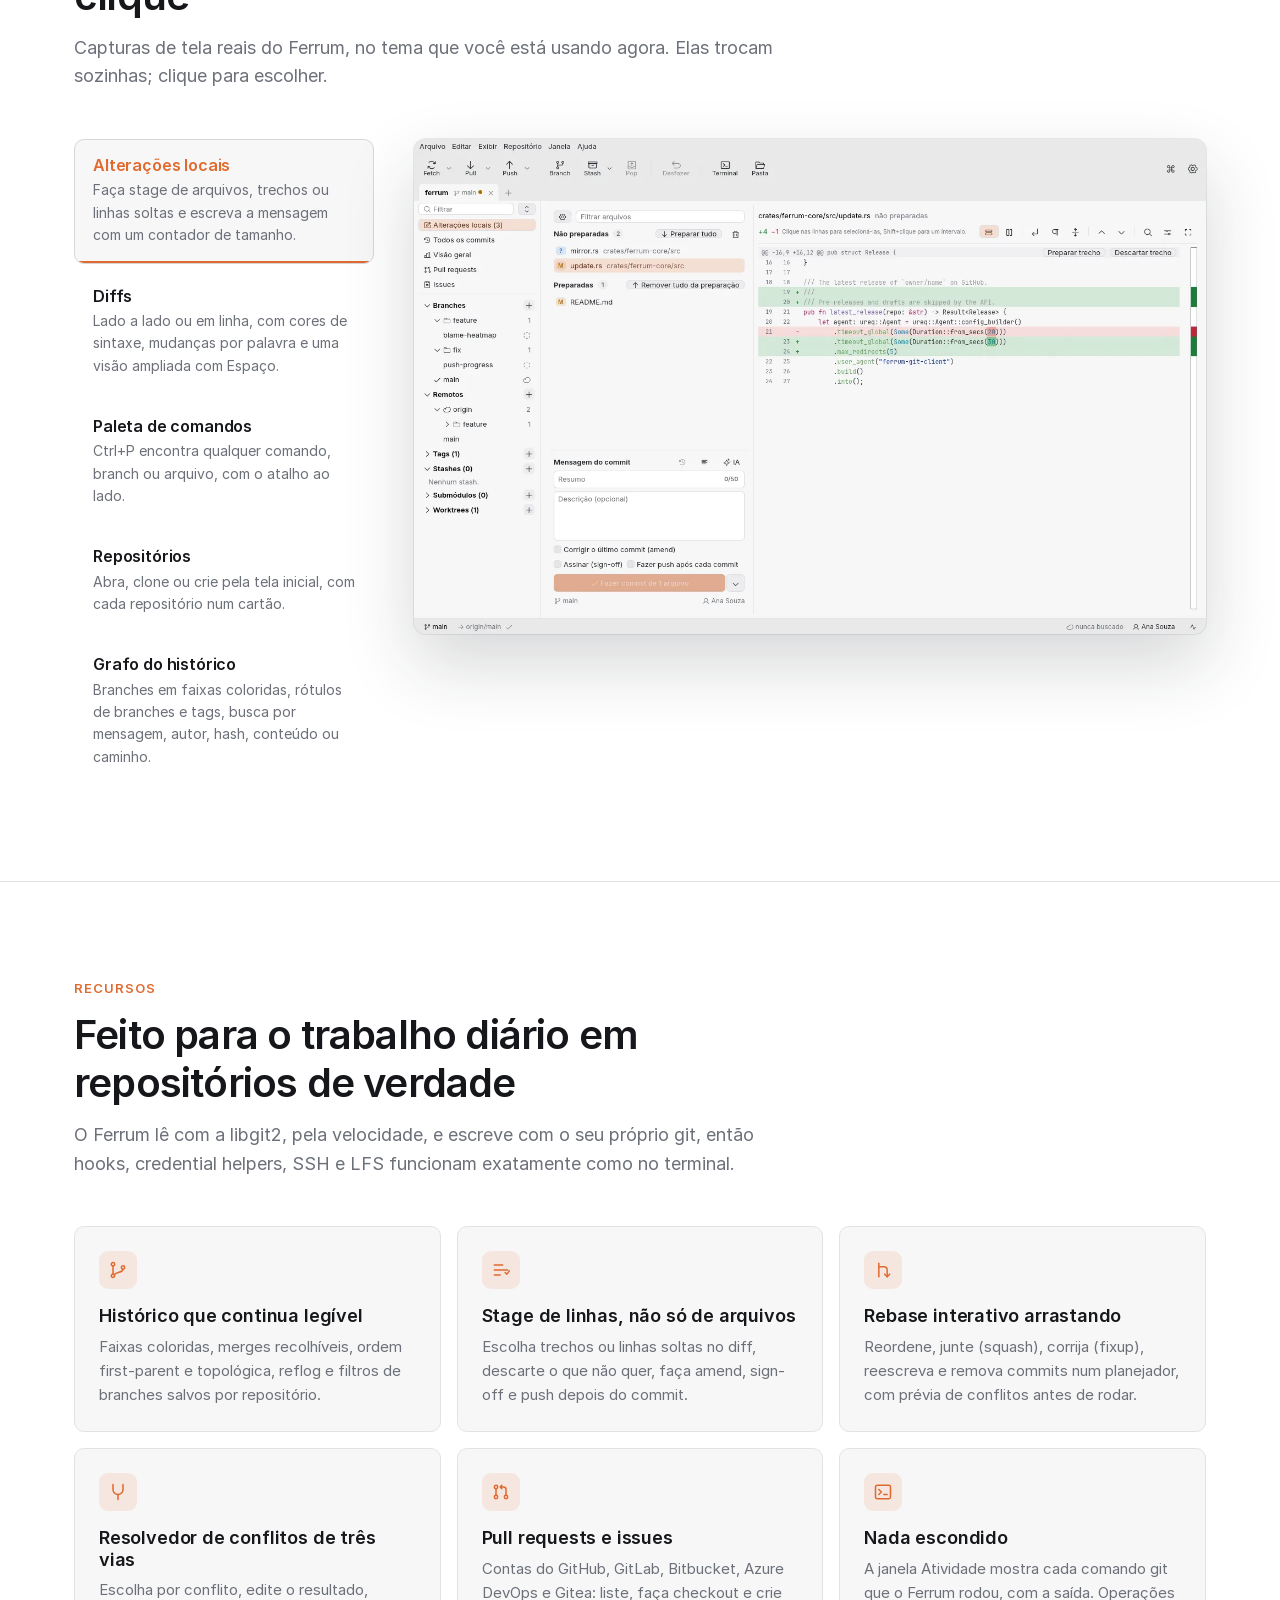
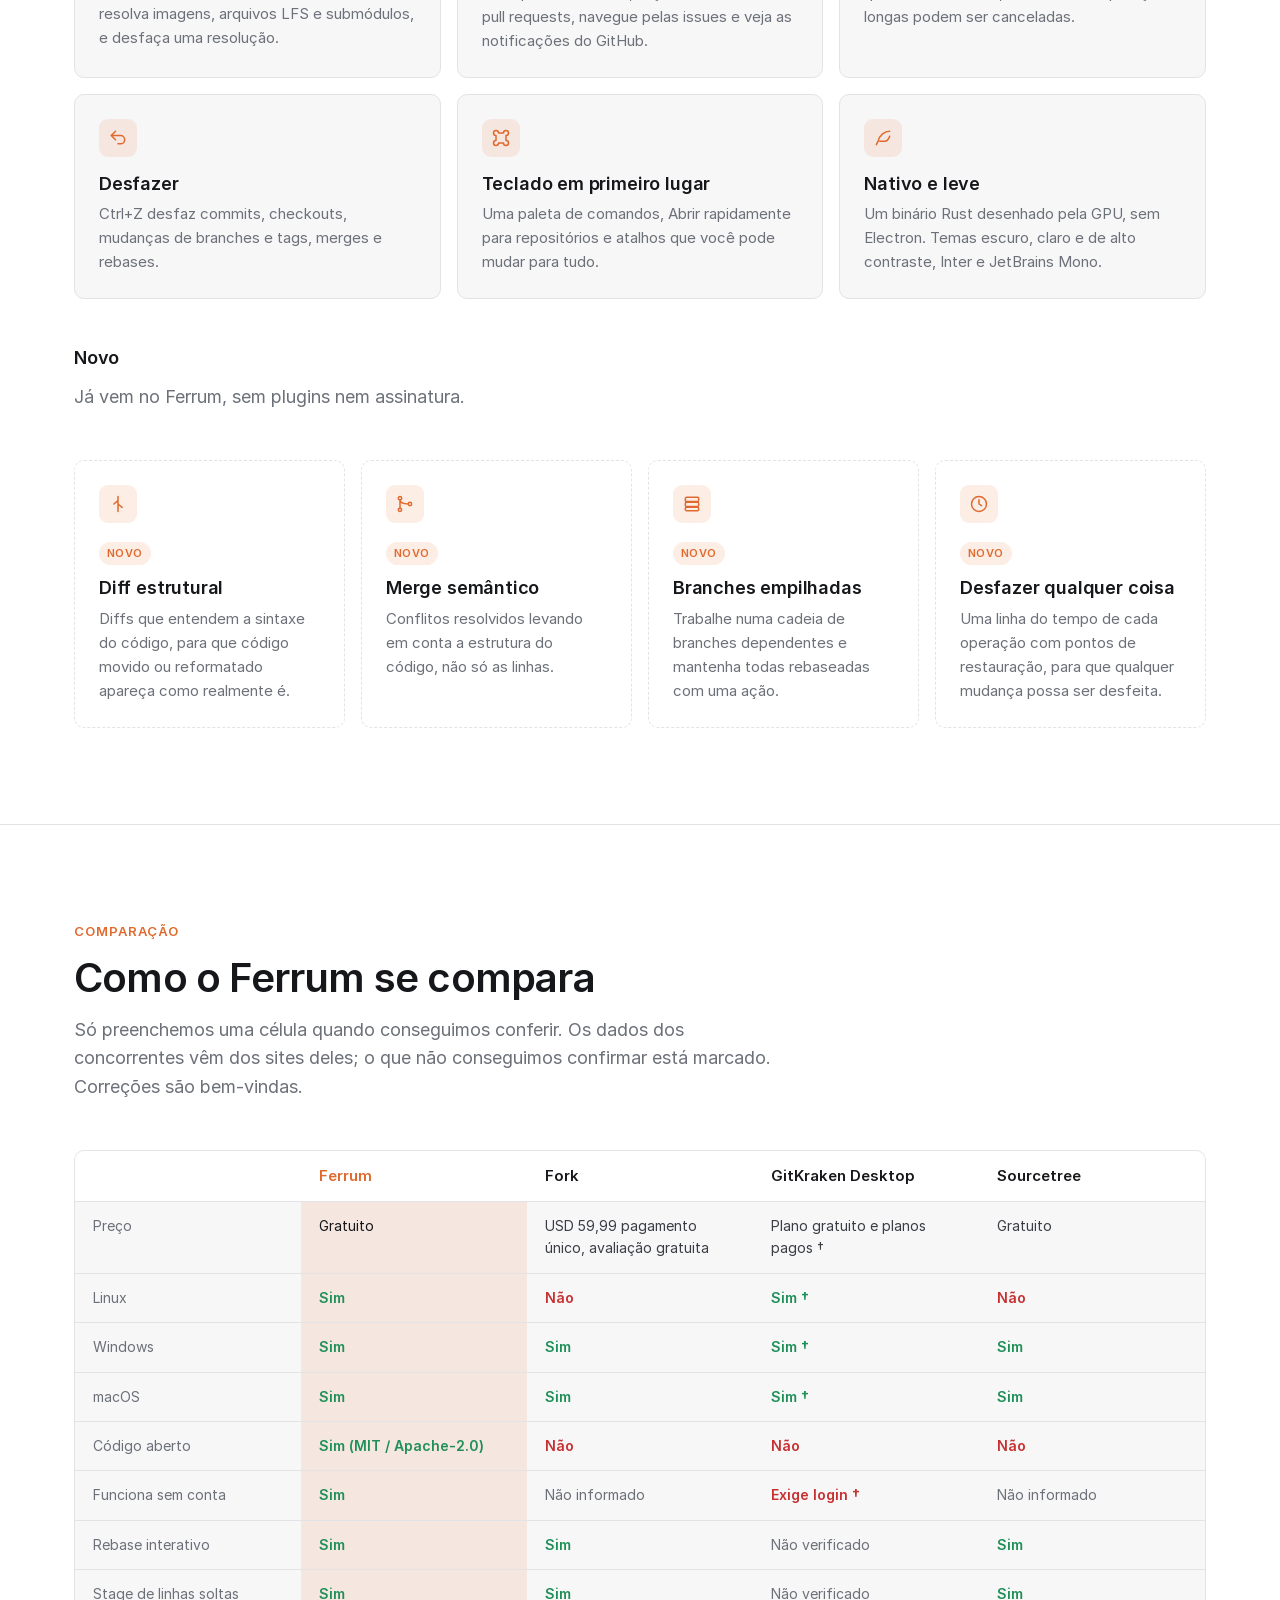
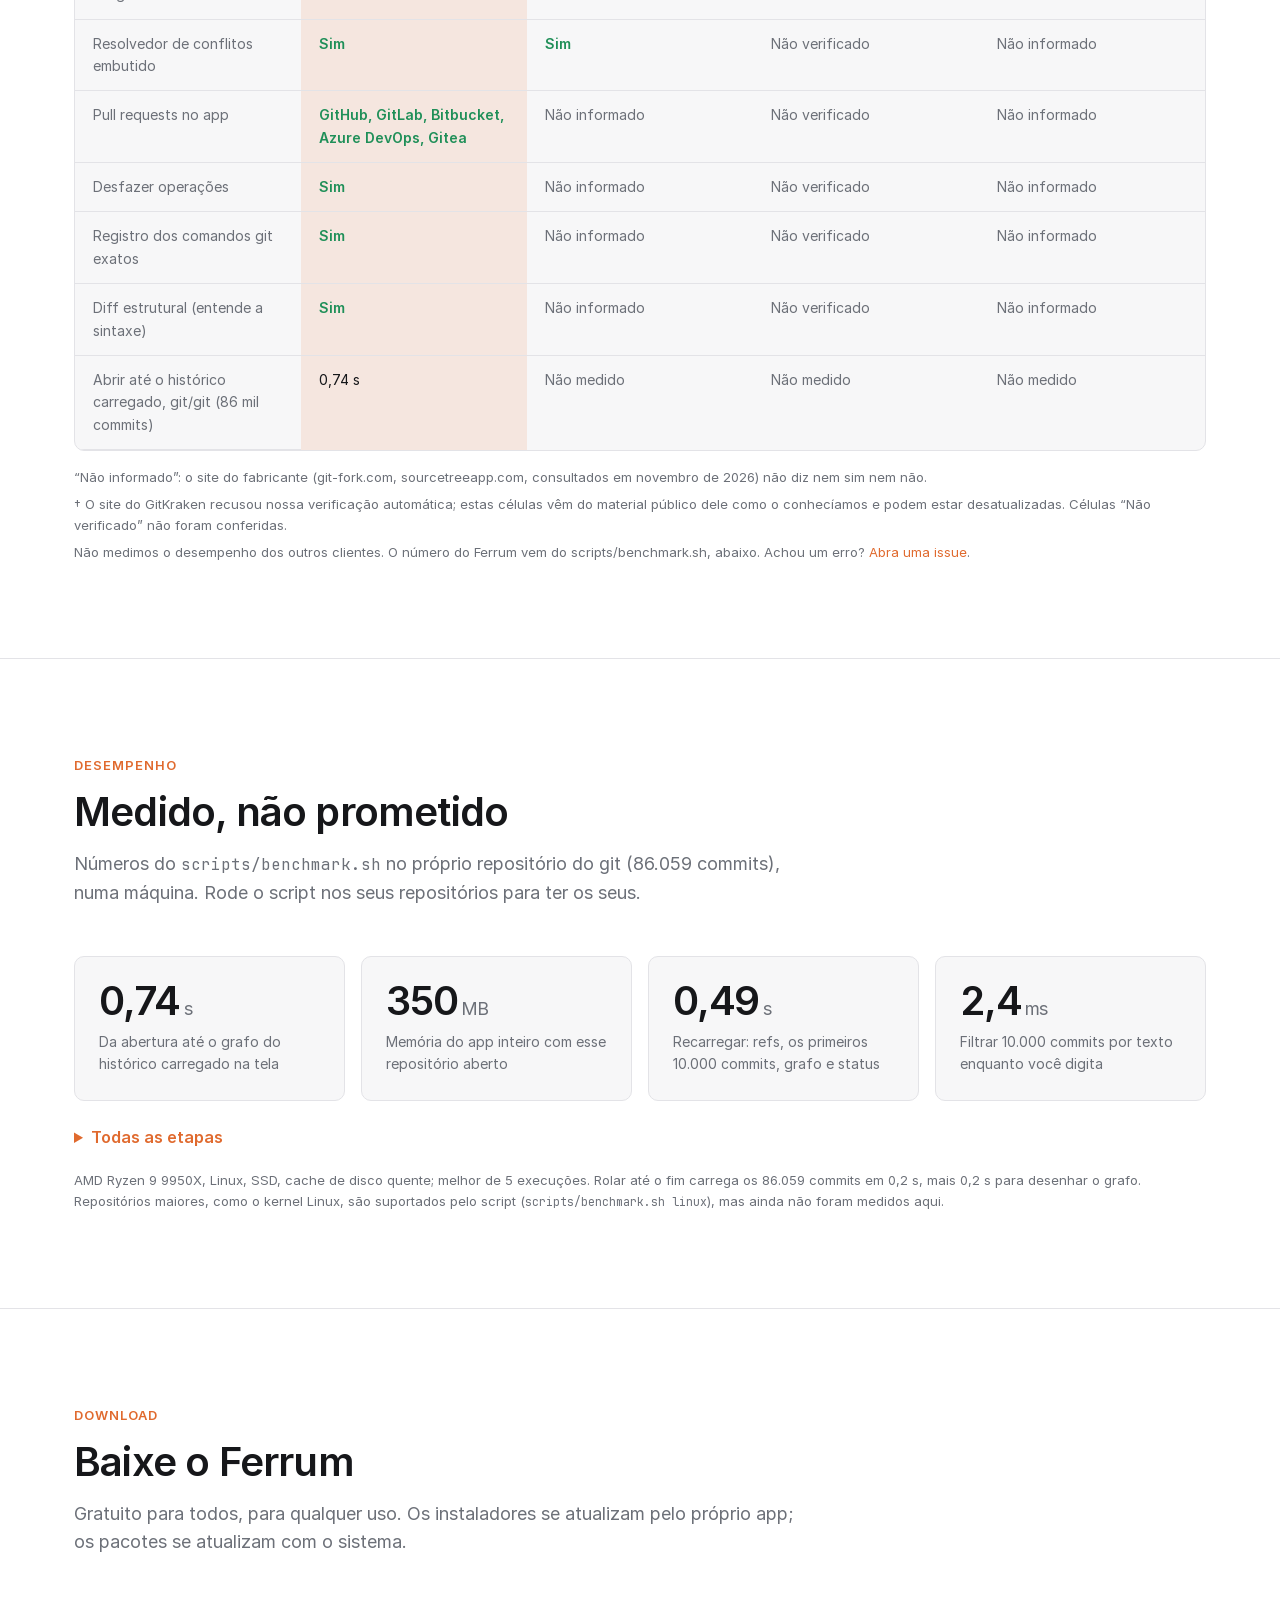
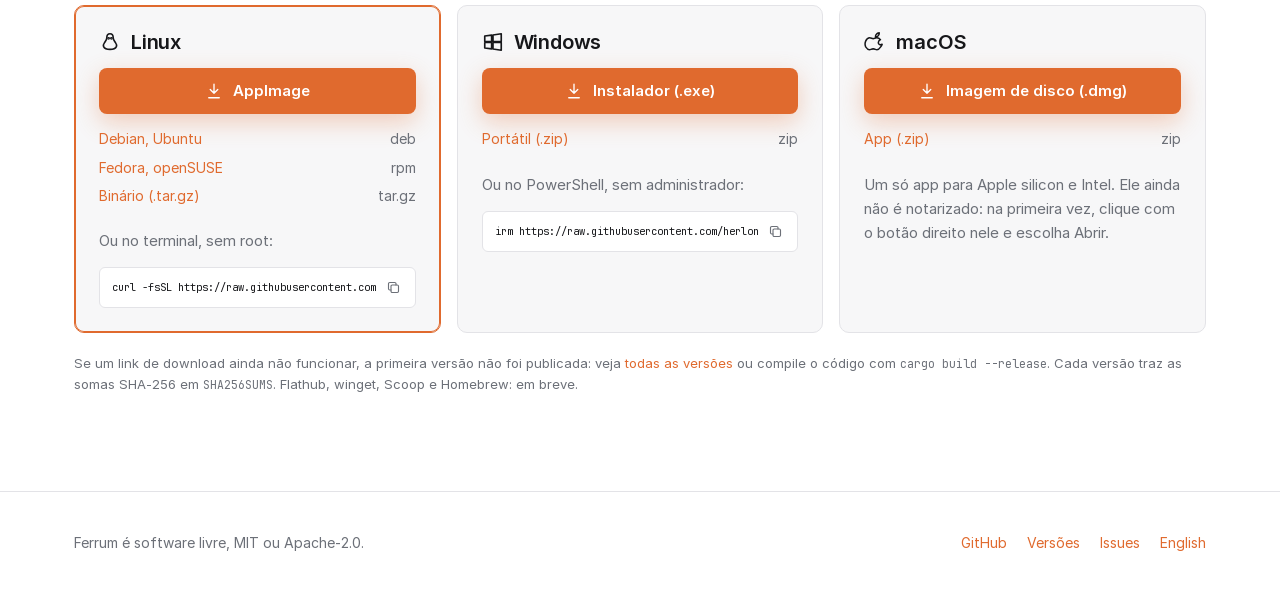
<file: site/pt-BR/index.html>
<!DOCTYPE html>
<html lang="pt-BR" data-theme="dark">
<head>
<meta charset="utf-8">
<meta name="viewport" content="width=device-width, initial-scale=1">
<title>Ferrum: um cliente Git rápido, gratuito e de código aberto</title>
<meta name="description" content="Ferrum é um cliente Git nativo para Linux, Windows e macOS. Grafo do histórico, stage de linhas, rebase interativo, resolução de conflitos e pull requests, gratuito e de código aberto.">
<meta property="og:title" content="Ferrum: um cliente Git rápido, gratuito e de código aberto">
<meta property="og:description" content="Ferrum é um cliente Git nativo para Linux, Windows e macOS. Grafo do histórico, stage de linhas, rebase interativo, resolução de conflitos e pull requests, gratuito e de código aberto.">
<meta property="og:image" content="https://herlondf.github.io/ferrum/assets/screenshots/history-en-dark.png">
<meta name="theme-color" content="#16171a">
<link rel="icon" type="image/png" href="../assets/favicon.png">
<link rel="alternate" hreflang="en" href="https://herlondf.github.io/ferrum/">
<link rel="alternate" hreflang="pt-BR" href="https://herlondf.github.io/ferrum/pt-BR/">
<link rel="preload" href="../assets/fonts/Inter-Regular.woff2" as="font" type="font/woff2" crossorigin>
<link rel="stylesheet" href="../style.css">
<script>
  // Theme before first paint: ?theme=, the saved choice, else the system's.
  (function () {
    var q = location.search.match(/theme=(light|dark)/);
    var t = (q && q[1]) || localStorage.getItem("ferrum-theme") ||
      (matchMedia("(prefers-color-scheme: light)").matches ? "light" : "dark");
    document.documentElement.dataset.theme = t;
    // ?only=ID shows one section (for screenshots of the page).
    var only = location.search.match(/only=([a-z]+)/);
    if (only) document.write("<style>main>section:not(#" + only[1] + "){display:none}</style>");
  })();
</script>
</head>
<body>
<!-- Generated by site/build.py from site/template.html. Edit those, then run: python3 site/build.py -->

<header class="nav">
  <div class="wrap">
    <a class="brand" href="./"><img src="../assets/ferrum-128.png" alt="" width="28" height="28">Ferrum</a>
    <nav class="nav-links">
      <a href="#tour">Tour</a>
      <a href="#features">Recursos</a>
      <a href="#compare">Comparação</a>
      <a href="#performance">Desempenho</a>
      <a href="#download">Download</a>
    </nav>
    <div class="nav-tools">
      <a class="icon-btn" href="../" hreflang="en" title="View in English"><svg viewBox="0 0 24 24" fill="none" stroke="currentColor" stroke-width="1.8" stroke-linecap="round" stroke-linejoin="round" aria-hidden="true"><circle cx="12" cy="12" r="9"/><path d="M3 12h18M12 3c2.5 2.6 3.8 5.6 3.8 9s-1.3 6.4-3.8 9c-2.5-2.6-3.8-5.6-3.8-9S9.5 5.6 12 3z"/></svg><span class="lang-label">English</span></a>
      <button class="icon-btn" id="theme" type="button" title="Alternar claro / escuro" aria-label="Alternar claro / escuro"><span class="theme-moon"><svg viewBox="0 0 24 24" fill="none" stroke="currentColor" stroke-width="1.8" stroke-linecap="round" stroke-linejoin="round" aria-hidden="true"><path d="M20 14.5A8 8 0 0 1 9.5 4a8 8 0 1 0 10.5 10.5z"/></svg></span><span class="theme-sun"><svg viewBox="0 0 24 24" fill="none" stroke="currentColor" stroke-width="1.8" stroke-linecap="round" stroke-linejoin="round" aria-hidden="true"><circle cx="12" cy="12" r="4"/><path d="M12 2v2M12 20v2M4.9 4.9l1.4 1.4M17.7 17.7l1.4 1.4M2 12h2M20 12h2M4.9 19.1l1.4-1.4M17.7 6.3l1.4-1.4"/></svg></span></button>
      <a class="icon-btn" href="https://github.com/herlondf/ferrum" title="GitHub" aria-label="GitHub"><svg viewBox="0 0 24 24" fill="none" stroke="currentColor" stroke-width="1.8" stroke-linecap="round" stroke-linejoin="round" aria-hidden="true"><path d="M9 19c-4.3 1.4-4.3-2.5-6-3m12 5v-3.5c0-1 .1-1.4-.5-2 2.8-.3 5.5-1.4 5.5-6a4.6 4.6 0 0 0-1.3-3.2 4.2 4.2 0 0 0-.1-3.2s-1.1-.3-3.5 1.3a12.3 12.3 0 0 0-6.2 0C6.5 2.8 5.4 3.1 5.4 3.1a4.2 4.2 0 0 0-.1 3.2A4.6 4.6 0 0 0 4 9.5c0 4.6 2.7 5.7 5.5 6-.6.6-.6 1.2-.5 2V21"/></svg></a>
    </div>
  </div>
</header>

<main>
<section class="hero">
  <div class="wrap">
    <span class="badge"><b>Gratuito</b> e de código aberto · Linux, Windows, macOS</span>
    <h1>Git, <em>rápido</em>.<br>Sem assinatura.</h1>
    <p class="lead">Ferrum é um cliente Git nativo escrito em Rust. Um grafo de histórico claro, stage até de linhas soltas, rebase interativo arrastando commits e um resolvedor de conflitos de três vias, sem conta e sem telemetria.</p>
    <div class="hero-actions">
      <a class="btn btn-primary" id="hero-download" href="#download"><svg viewBox="0 0 24 24" fill="none" stroke="currentColor" stroke-width="1.8" stroke-linecap="round" stroke-linejoin="round" aria-hidden="true"><path d="M12 3v12M7 10l5 5 5-5M5 21h14"/></svg><span>Baixar</span></a>
      <a class="btn btn-ghost" href="https://github.com/herlondf/ferrum"><svg viewBox="0 0 24 24" fill="none" stroke="currentColor" stroke-width="1.8" stroke-linecap="round" stroke-linejoin="round" aria-hidden="true"><path d="M9 19c-4.3 1.4-4.3-2.5-6-3m12 5v-3.5c0-1 .1-1.4-.5-2 2.8-.3 5.5-1.4 5.5-6a4.6 4.6 0 0 0-1.3-3.2 4.2 4.2 0 0 0-.1-3.2s-1.1-.3-3.5 1.3a12.3 12.3 0 0 0-6.2 0C6.5 2.8 5.4 3.1 5.4 3.1a4.2 4.2 0 0 0-.1 3.2A4.6 4.6 0 0 0 4 9.5c0 4.6 2.7 5.7 5.5 6-.6.6-.6 1.2-.5 2V21"/></svg>Código-fonte</a>
    </div>
    <p class="hero-note">MIT ou Apache-2.0 · Sem login · Português e inglês</p>
  </div>
  <div class="hero-shot">
    <img class="shot only-dark" src="../assets/screenshots/history-pt-dark.webp" width="1440" height="900" alt="Ferrum mostrando o grafo do histórico de um repositório, com os detalhes do commit e um diff">
    <img class="shot only-light" src="../assets/screenshots/history-pt-light.webp" width="1440" height="900" alt="Ferrum mostrando o grafo do histórico de um repositório, com os detalhes do commit e um diff" loading="lazy">
  </div>
</section>

<section class="section" id="tour">
  <div class="wrap">
    <div class="section-head">
      <div class="eyebrow">Tour</div>
      <h2>Tudo o que você faz no dia a dia, a um clique</h2>
      <p>Capturas de tela reais do Ferrum, no tema que você está usando agora. Elas trocam sozinhas; clique para escolher.</p>
    </div>
    <div class="tour" data-tour>
      <div class="tour-tabs" role="tablist">
        <button class="tour-tab" role="tab" aria-selected="true" data-tab="changes"><h3>Alterações locais</h3><p>Faça stage de arquivos, trechos ou linhas soltas e escreva a mensagem com um contador de tamanho.</p><span class="bar"></span></button>
        <button class="tour-tab" role="tab" aria-selected="false" data-tab="diff"><h3>Diffs</h3><p>Lado a lado ou em linha, com cores de sintaxe, mudanças por palavra e uma visão ampliada com Espaço.</p><span class="bar"></span></button>
        <button class="tour-tab" role="tab" aria-selected="false" data-tab="palette"><h3>Paleta de comandos</h3><p>Ctrl+P encontra qualquer comando, branch ou arquivo, com o atalho ao lado.</p><span class="bar"></span></button>
        <button class="tour-tab" role="tab" aria-selected="false" data-tab="start"><h3>Repositórios</h3><p>Abra, clone ou crie pela tela inicial, com cada repositório num cartão.</p><span class="bar"></span></button>
        <button class="tour-tab" role="tab" aria-selected="false" data-tab="history"><h3>Grafo do histórico</h3><p>Branches em faixas coloridas, rótulos de branches e tags, busca por mensagem, autor, hash, conteúdo ou caminho.</p><span class="bar"></span></button>
      </div>
      <div class="tour-view">
        <figure class="active" data-fig="changes"><img class="shot only-dark" src="../assets/screenshots/changes-pt-dark.webp" width="1440" height="900" alt="Alterações locais"><img class="shot only-light" src="../assets/screenshots/changes-pt-light.webp" width="1440" height="900" alt="Alterações locais" loading="lazy"></figure>
        <figure class="" data-fig="diff"><img class="shot only-dark" src="../assets/screenshots/diff-pt-dark.webp" width="1440" height="900" alt="Diffs" loading="lazy"><img class="shot only-light" src="../assets/screenshots/diff-pt-light.webp" width="1440" height="900" alt="Diffs" loading="lazy"></figure>
        <figure class="" data-fig="palette"><img class="shot only-dark" src="../assets/screenshots/palette-pt-dark.webp" width="1440" height="900" alt="Paleta de comandos" loading="lazy"><img class="shot only-light" src="../assets/screenshots/palette-pt-light.webp" width="1440" height="900" alt="Paleta de comandos" loading="lazy"></figure>
        <figure class="" data-fig="start"><img class="shot only-dark" src="../assets/screenshots/start-pt-dark.webp" width="1440" height="900" alt="Repositórios" loading="lazy"><img class="shot only-light" src="../assets/screenshots/start-pt-light.webp" width="1440" height="900" alt="Repositórios" loading="lazy"></figure>
        <figure class="" data-fig="history"><img class="shot only-dark" src="../assets/screenshots/history-pt-dark.webp" width="1440" height="900" alt="Grafo do histórico" loading="lazy"><img class="shot only-light" src="../assets/screenshots/history-pt-light.webp" width="1440" height="900" alt="Grafo do histórico" loading="lazy"></figure>
      </div>
    </div>
  </div>
</section>

<section class="section" id="features">
  <div class="wrap">
    <div class="section-head">
      <div class="eyebrow">Recursos</div>
      <h2>Feito para o trabalho diário em repositórios de verdade</h2>
      <p>O Ferrum lê com a libgit2, pela velocidade, e escreve com o seu próprio git, então hooks, credential helpers, SSH e LFS funcionam exatamente como no terminal.</p>
    </div>
    <div class="grid">
        <div class="card"><div class="ico"><svg viewBox="0 0 24 24" fill="none" stroke="currentColor" stroke-width="1.8" stroke-linecap="round" stroke-linejoin="round" aria-hidden="true"><circle cx="6" cy="5" r="2"/><circle cx="6" cy="19" r="2"/><circle cx="18" cy="9" r="2"/><path d="M6 7v10M18 11c0 4-6 3-11 6.5"/></svg></div><h3>Histórico que continua legível</h3><p>Faixas coloridas, merges recolhíveis, ordem first-parent e topológica, reflog e filtros de branches salvos por repositório.</p></div>
        <div class="card"><div class="ico"><svg viewBox="0 0 24 24" fill="none" stroke="currentColor" stroke-width="1.8" stroke-linecap="round" stroke-linejoin="round" aria-hidden="true"><path d="M4 6h10M4 12h16M4 18h7"/><path d="M17 15l2 2 3-4"/></svg></div><h3>Stage de linhas, não só de arquivos</h3><p>Escolha trechos ou linhas soltas no diff, descarte o que não quer, faça amend, sign-off e push depois do commit.</p></div>
        <div class="card"><div class="ico"><svg viewBox="0 0 24 24" fill="none" stroke="currentColor" stroke-width="1.8" stroke-linecap="round" stroke-linejoin="round" aria-hidden="true"><path d="M7 4v16M7 8h6a4 4 0 0 1 4 4v8"/><path d="M14 17l3 3 3-3"/></svg></div><h3>Rebase interativo arrastando</h3><p>Reordene, junte (squash), corrija (fixup), reescreva e remova commits num planejador, com prévia de conflitos antes de rodar.</p></div>
        <div class="card"><div class="ico"><svg viewBox="0 0 24 24" fill="none" stroke="currentColor" stroke-width="1.8" stroke-linecap="round" stroke-linejoin="round" aria-hidden="true"><path d="M6 3v6a6 6 0 0 0 6 6 6 6 0 0 0 6-6V3"/><path d="M12 15v6"/></svg></div><h3>Resolvedor de conflitos de três vias</h3><p>Escolha por conflito, edite o resultado, resolva imagens, arquivos LFS e submódulos, e desfaça uma resolução.</p></div>
        <div class="card"><div class="ico"><svg viewBox="0 0 24 24" fill="none" stroke="currentColor" stroke-width="1.8" stroke-linecap="round" stroke-linejoin="round" aria-hidden="true"><circle cx="6" cy="6" r="2"/><circle cx="6" cy="18" r="2"/><circle cx="18" cy="18" r="2"/><path d="M6 8v8M18 16V9a3 3 0 0 0-3-3h-4M13 4l-2 2 2 2"/></svg></div><h3>Pull requests e issues</h3><p>Contas do GitHub, GitLab, Bitbucket, Azure DevOps e Gitea: liste, faça checkout e crie pull requests, navegue pelas issues e veja as notificações do GitHub.</p></div>
        <div class="card"><div class="ico"><svg viewBox="0 0 24 24" fill="none" stroke="currentColor" stroke-width="1.8" stroke-linecap="round" stroke-linejoin="round" aria-hidden="true"><rect x="3" y="4" width="18" height="16" rx="2"/><path d="M7 9l3 3-3 3M13 15h4"/></svg></div><h3>Nada escondido</h3><p>A janela Atividade mostra cada comando git que o Ferrum rodou, com a saída. Operações longas podem ser canceladas.</p></div>
        <div class="card"><div class="ico"><svg viewBox="0 0 24 24" fill="none" stroke="currentColor" stroke-width="1.8" stroke-linecap="round" stroke-linejoin="round" aria-hidden="true"><path d="M9 14L4 9l5-5"/><path d="M4 9h11a5 5 0 0 1 0 10h-3"/></svg></div><h3>Desfazer</h3><p>Ctrl+Z desfaz commits, checkouts, mudanças de branches e tags, merges e rebases.</p></div>
        <div class="card"><div class="ico"><svg viewBox="0 0 24 24" fill="none" stroke="currentColor" stroke-width="1.8" stroke-linecap="round" stroke-linejoin="round" aria-hidden="true"><path d="M9 6h6M9 6a3 3 0 1 0-3 3h0v6a3 3 0 1 0 3 3h6a3 3 0 1 0 3-3V9a3 3 0 1 0-3-3"/></svg></div><h3>Teclado em primeiro lugar</h3><p>Uma paleta de comandos, Abrir rapidamente para repositórios e atalhos que você pode mudar para tudo.</p></div>
        <div class="card"><div class="ico"><svg viewBox="0 0 24 24" fill="none" stroke="currentColor" stroke-width="1.8" stroke-linecap="round" stroke-linejoin="round" aria-hidden="true"><path d="M20 4c-6 0-12 4-14 12l-2 4M8 16h6c3 0 5-3 6-6"/></svg></div><h3>Nativo e leve</h3><p>Um binário Rust desenhado pela GPU, sem Electron. Temas escuro, claro e de alto contraste, Inter e JetBrains Mono.</p></div>
    </div>
    <div class="soon">
      <div class="section-head">
        <h3>Novo</h3>
        <p>Já vem no Ferrum, sem plugins nem assinatura.</p>
      </div>
      <div class="grid">
        <div class="card"><div class="ico"><svg viewBox="0 0 24 24" fill="none" stroke="currentColor" stroke-width="1.8" stroke-linecap="round" stroke-linejoin="round" aria-hidden="true"><path d="M12 3v18M12 8l-5 4M12 12l5 4"/></svg></div><span class="pill">Novo</span><h3>Diff estrutural</h3><p>Diffs que entendem a sintaxe do código, para que código movido ou reformatado apareça como realmente é.</p></div>
        <div class="card"><div class="ico"><svg viewBox="0 0 24 24" fill="none" stroke="currentColor" stroke-width="1.8" stroke-linecap="round" stroke-linejoin="round" aria-hidden="true"><circle cx="6" cy="5" r="2"/><circle cx="6" cy="19" r="2"/><circle cx="18" cy="12" r="2"/><path d="M6 7v10M6 7c0 4 5 5 10 5"/></svg></div><span class="pill">Novo</span><h3>Merge semântico</h3><p>Conflitos resolvidos levando em conta a estrutura do código, não só as linhas.</p></div>
        <div class="card"><div class="ico"><svg viewBox="0 0 24 24" fill="none" stroke="currentColor" stroke-width="1.8" stroke-linecap="round" stroke-linejoin="round" aria-hidden="true"><rect x="4" y="4" width="16" height="5" rx="1.5"/><rect x="4" y="10" width="16" height="5" rx="1.5"/><rect x="4" y="16" width="16" height="4" rx="1.5"/></svg></div><span class="pill">Novo</span><h3>Branches empilhadas</h3><p>Trabalhe numa cadeia de branches dependentes e mantenha todas rebaseadas com uma ação.</p></div>
        <div class="card"><div class="ico"><svg viewBox="0 0 24 24" fill="none" stroke="currentColor" stroke-width="1.8" stroke-linecap="round" stroke-linejoin="round" aria-hidden="true"><circle cx="12" cy="12" r="9"/><path d="M12 7v5l3 2"/></svg></div><span class="pill">Novo</span><h3>Desfazer qualquer coisa</h3><p>Uma linha do tempo de cada operação com pontos de restauração, para que qualquer mudança possa ser desfeita.</p></div>
      </div>
    </div>
  </div>
</section>

<section class="section" id="compare">
  <div class="wrap">
    <div class="section-head">
      <div class="eyebrow">Comparação</div>
      <h2>Como o Ferrum se compara</h2>
      <p>Só preenchemos uma célula quando conseguimos conferir. Os dados dos concorrentes vêm dos sites deles; o que não conseguimos confirmar está marcado. Correções são bem-vindas.</p>
    </div>
    <div class="table-wrap">
      <table>
        <thead><tr><th></th><th class="us">Ferrum</th><th>Fork</th><th>GitKraken Desktop</th><th>Sourcetree</th></tr></thead>
        <tbody>
          <tr><th scope="row">Preço</th><td class="us">Gratuito</td><td>USD 59,99 pagamento único, avaliação gratuita</td><td>Plano gratuito e planos pagos †</td><td>Gratuito</td></tr>
          <tr><th scope="row">Linux</th><td class="y us">Sim</td><td class="n">Não</td><td class="y">Sim †</td><td class="n">Não</td></tr>
          <tr><th scope="row">Windows</th><td class="y us">Sim</td><td class="y">Sim</td><td class="y">Sim †</td><td class="y">Sim</td></tr>
          <tr><th scope="row">macOS</th><td class="y us">Sim</td><td class="y">Sim</td><td class="y">Sim †</td><td class="y">Sim</td></tr>
          <tr><th scope="row">Código aberto</th><td class="y us">Sim (MIT / Apache-2.0)</td><td class="n">Não</td><td class="n">Não</td><td class="n">Não</td></tr>
          <tr><th scope="row">Funciona sem conta</th><td class="y us">Sim</td><td class="q">Não informado</td><td class="n">Exige login †</td><td class="q">Não informado</td></tr>
          <tr><th scope="row">Rebase interativo</th><td class="y us">Sim</td><td class="y">Sim</td><td class="q">Não verificado</td><td class="y">Sim</td></tr>
          <tr><th scope="row">Stage de linhas soltas</th><td class="y us">Sim</td><td class="y">Sim</td><td class="q">Não verificado</td><td class="y">Sim</td></tr>
          <tr><th scope="row">Resolvedor de conflitos embutido</th><td class="y us">Sim</td><td class="y">Sim</td><td class="q">Não verificado</td><td class="q">Não informado</td></tr>
          <tr><th scope="row">Pull requests no app</th><td class="y us">GitHub, GitLab, Bitbucket, Azure DevOps, Gitea</td><td class="q">Não informado</td><td class="q">Não verificado</td><td class="q">Não informado</td></tr>
          <tr><th scope="row">Desfazer operações</th><td class="y us">Sim</td><td class="q">Não informado</td><td class="q">Não verificado</td><td class="q">Não informado</td></tr>
          <tr><th scope="row">Registro dos comandos git exatos</th><td class="y us">Sim</td><td class="q">Não informado</td><td class="q">Não verificado</td><td class="q">Não informado</td></tr>
          <tr><th scope="row">Diff estrutural (entende a sintaxe)</th><td class="y us">Sim</td><td class="q">Não informado</td><td class="q">Não verificado</td><td class="q">Não informado</td></tr>
          <tr><th scope="row">Abrir até o histórico carregado, git/git (86 mil commits)</th><td class="us">0,74 s</td><td class="q">Não medido</td><td class="q">Não medido</td><td class="q">Não medido</td></tr>
        </tbody>
      </table>
    </div>
    <div class="footnotes">
      <p>“Não informado”: o site do fabricante (git-fork.com, sourcetreeapp.com, consultados em novembro de 2026) não diz nem sim nem não.</p>
      <p>† O site do GitKraken recusou nossa verificação automática; estas células vêm do material público dele como o conhecíamos e podem estar desatualizadas. Células “Não verificado” não foram conferidas.</p>
      <p>Não medimos o desempenho dos outros clientes. O número do Ferrum vem do scripts/benchmark.sh, abaixo. Achou um erro? <a href="https://github.com/herlondf/ferrum/issues">Abra uma issue</a>.</p>
    </div>
  </div>
</section>

<section class="section" id="performance">
  <div class="wrap">
    <div class="section-head">
      <div class="eyebrow">Desempenho</div>
      <h2>Medido, não prometido</h2>
      <p>Números do <code>scripts/benchmark.sh</code> no próprio repositório do git (86.059 commits), numa máquina. Rode o script nos seus repositórios para ter os seus.</p>
    </div>
    <div class="perf">
      <div class="stat"><div class="num">0,74<small>s</small></div><p>Da abertura até o grafo do histórico carregado na tela</p></div>
      <div class="stat"><div class="num">350<small>MB</small></div><p>Memória do app inteiro com esse repositório aberto</p></div>
      <div class="stat"><div class="num">0,49<small>s</small></div><p>Recarregar: refs, os primeiros 10.000 commits, grafo e status</p></div>
      <div class="stat"><div class="num">2,4<small>ms</small></div><p>Filtrar 10.000 commits por texto enquanto você digita</p></div>
    </div>
    <details class="perf-details">
      <summary>Todas as etapas</summary>
      <pre>git/git at fb255012ac: 86,059 commits, 1,022 refs, 4,864 files
Linux x86_64, AMD Ryzen 9 9950X, 60 GB RAM, SSD, warm disk cache
`ferrum --benchmark` (best of 5)

step                       best    average  loaded
open                     0.2 ms     0.2 ms
branches                 0.5 ms     0.5 ms  9
tags                     9.4 ms     9.7 ms  1011
commits                461.2 ms   533.2 ms  10000
graph layout            12.7 ms    17.9 ms  196 lanes
status                   6.5 ms     7.6 ms  0 staged, 0 unstaged
all commits            199.2 ms   238.7 ms  86059
all graph layout       199.3 ms   229.8 ms  282 lanes
path search           5000.7 ms  5237.9 ms  641
full reload (app)      492.5 ms   517.1 ms
text search (page)       2.4 ms     2.6 ms  1588

GUI start to loaded history on screen (median of 5): 0.74 s, 350 MB max RSS</pre>
    </details>
    <p class="dl-note">AMD Ryzen 9 9950X, Linux, SSD, cache de disco quente; melhor de 5 execuções. Rolar até o fim carrega os 86.059 commits em 0,2 s, mais 0,2 s para desenhar o grafo. Repositórios maiores, como o kernel Linux, são suportados pelo script (<code>scripts/benchmark.sh linux</code>), mas ainda não foram medidos aqui.</p>
  </div>
</section>

<section class="section" id="download">
  <div class="wrap">
    <div class="section-head">
      <div class="eyebrow">Download</div>
      <h2>Baixe o Ferrum</h2>
      <p>Gratuito para todos, para qualquer uso. Os instaladores se atualizam pelo próprio app; os pacotes se atualizam com o sistema.</p>
    </div>
    <div class="downloads">
      <div class="card dl" data-os="linux"><h3><svg viewBox="0 0 24 24" fill="none" stroke="currentColor" stroke-width="1.8" stroke-linecap="round" stroke-linejoin="round" aria-hidden="true"><path d="M12 3c-2.5 0-3.5 2-3.5 4.5 0 2-1 3-2 4.5S4 15 5 17s4 3 7 3 6-1 7-3-.5-3.5-1.5-5-2-2.5-2-4.5C15.5 5 14.5 3 12 3z"/><circle cx="10.5" cy="8" r=".6"/><circle cx="13.5" cy="8" r=".6"/></svg>Linux</h3><a class="btn btn-primary" href="https://github.com/herlondf/ferrum/releases/latest/download/ferrum-linux-x86_64.AppImage"><svg viewBox="0 0 24 24" fill="none" stroke="currentColor" stroke-width="1.8" stroke-linecap="round" stroke-linejoin="round" aria-hidden="true"><path d="M12 3v12M7 10l5 5 5-5M5 21h14"/></svg>AppImage</a><ul><li><a href="https://github.com/herlondf/ferrum/releases/latest/download/ferrum-linux-x86_64.deb">Debian, Ubuntu</a><span>deb</span></li><li><a href="https://github.com/herlondf/ferrum/releases/latest/download/ferrum-linux-x86_64.rpm">Fedora, openSUSE</a><span>rpm</span></li><li><a href="https://github.com/herlondf/ferrum/releases/latest/download/ferrum-linux-x86_64.tar.gz">Binário (.tar.gz)</a><span>tar.gz</span></li></ul><p class="muted">Ou no terminal, sem root:</p><div class="cmd"><code>curl -fsSL https://raw.githubusercontent.com/herlondf/ferrum/main/get.sh | sh</code><button type="button" data-copy title="Copiar" aria-label="Copiar"><svg viewBox="0 0 24 24" fill="none" stroke="currentColor" stroke-width="1.8" stroke-linecap="round" stroke-linejoin="round" aria-hidden="true"><rect x="8" y="8" width="12" height="12" rx="2"/><path d="M16 8V6a2 2 0 0 0-2-2H6a2 2 0 0 0-2 2v8a2 2 0 0 0 2 2h2"/></svg></button></div></div>
      <div class="card dl" data-os="windows"><h3><svg viewBox="0 0 24 24" fill="none" stroke="currentColor" stroke-width="1.8" stroke-linecap="round" stroke-linejoin="round" aria-hidden="true"><path d="M3 5.5l7.5-1v7H3zM12 4.3L21 3v8.5h-9zM3 12.5h7.5v7L3 18.5zM12 12.5h9V21l-9-1.3z"/></svg>Windows</h3><a class="btn btn-primary" href="https://github.com/herlondf/ferrum/releases/latest/download/ferrum-windows-x86_64-setup.exe"><svg viewBox="0 0 24 24" fill="none" stroke="currentColor" stroke-width="1.8" stroke-linecap="round" stroke-linejoin="round" aria-hidden="true"><path d="M12 3v12M7 10l5 5 5-5M5 21h14"/></svg>Instalador (.exe)</a><ul><li><a href="https://github.com/herlondf/ferrum/releases/latest/download/ferrum-windows-x86_64.zip">Portátil (.zip)</a><span>zip</span></li></ul><p class="muted">Ou no PowerShell, sem administrador:</p><div class="cmd"><code>irm https://raw.githubusercontent.com/herlondf/ferrum/main/get.ps1 | iex</code><button type="button" data-copy title="Copiar" aria-label="Copiar"><svg viewBox="0 0 24 24" fill="none" stroke="currentColor" stroke-width="1.8" stroke-linecap="round" stroke-linejoin="round" aria-hidden="true"><rect x="8" y="8" width="12" height="12" rx="2"/><path d="M16 8V6a2 2 0 0 0-2-2H6a2 2 0 0 0-2 2v8a2 2 0 0 0 2 2h2"/></svg></button></div></div>
      <div class="card dl" data-os="macos"><h3><svg viewBox="0 0 24 24" fill="none" stroke="currentColor" stroke-width="1.8" stroke-linecap="round" stroke-linejoin="round" aria-hidden="true"><path d="M16.5 3c-1.2.1-2.6.9-3.3 1.9-.7.8-1.2 2-1 3.2 1.3.1 2.6-.7 3.3-1.6.7-.9 1.2-2.1 1-3.5zM20 16.8c-.6 1.3-.9 1.9-1.7 3-1.1 1.6-2.6 3.5-4.5 3.5-1.7 0-2.1-1.1-4.4-1.1s-2.8 1.1-4.5 1.1c-1.9 0-3.3-1.8-4.4-3.4C-1.6 15.4 1.3 9 5.2 9c1.7 0 2.8 1.1 4.2 1.1 1.4 0 2.2-1.1 4.3-1.1 1.5 0 3.1.8 4.3 2.3-3.8 2.1-3.2 7.5 2 5.5z" transform="scale(.92) translate(1.5 -1)"/></svg>macOS</h3><a class="btn btn-primary" href="https://github.com/herlondf/ferrum/releases/latest/download/ferrum-macos-universal.dmg"><svg viewBox="0 0 24 24" fill="none" stroke="currentColor" stroke-width="1.8" stroke-linecap="round" stroke-linejoin="round" aria-hidden="true"><path d="M12 3v12M7 10l5 5 5-5M5 21h14"/></svg>Imagem de disco (.dmg)</a><ul><li><a href="https://github.com/herlondf/ferrum/releases/latest/download/ferrum-macos-universal.zip">App (.zip)</a><span>zip</span></li></ul><p class="muted">Um só app para Apple silicon e Intel. Ele ainda não é notarizado: na primeira vez, clique com o botão direito nele e escolha Abrir.</p></div>
    </div>
    <p class="dl-note">Se um link de download ainda não funcionar, a primeira versão não foi publicada: veja <a href="https://github.com/herlondf/ferrum/releases">todas as versões</a> ou compile o código com <code>cargo build --release</code>. Cada versão traz as somas SHA-256 em <code>SHA256SUMS</code>. Flathub, winget, Scoop e Homebrew: em breve.</p>
  </div>
</section>
</main>

<footer>
  <div class="wrap">
    <span>Ferrum é software livre, MIT ou Apache-2.0.</span>
    <div class="links">
      <a href="https://github.com/herlondf/ferrum">GitHub</a>
      <a href="https://github.com/herlondf/ferrum/releases">Versões</a>
      <a href="https://github.com/herlondf/ferrum/issues">Issues</a>
      <a href="../" hreflang="en">English</a>
    </div>
  </div>
</footer>

<script src="../site.js" defer></script>
</body>
</html>
</file>
<file: site/style.css>
/* Ferrum website. Colors and type follow the app (crates/ferrum-app/src/theme.rs). */

@font-face {
  font-family: "Inter";
  font-weight: 400;
  font-display: swap;
  src: url("assets/fonts/Inter-Regular.woff2") format("woff2");
}
@font-face {
  font-family: "Inter";
  font-weight: 600;
  font-display: swap;
  src: url("assets/fonts/Inter-SemiBold.woff2") format("woff2");
}
@font-face {
  font-family: "JetBrains Mono";
  font-weight: 400;
  font-display: swap;
  src: url("assets/fonts/JetBrainsMono-Regular.woff2") format("woff2");
}

:root {
  --accent: #e06a2e;
  --accent-strong: #c9561c;
  --accent-soft: rgba(224, 106, 46, 0.14);
  --on-accent: #fff;
  --bg: #16171a;
  --panel: #1e1f23;
  --card: #26272c;
  --line: #2e3035;
  --border: #3a3c43;
  --text: #dadce0;
  --strong: #f4f5f7;
  --weak: #8c9098;
  --good: #4cc38a;
  --bad: #f06a60;
  --shadow: 0 30px 80px rgba(0, 0, 0, 0.55), 0 0 0 1px rgba(255, 255, 255, 0.06);
  --radius: 10px;
  --radius-s: 6px;
  color-scheme: dark;
}
:root[data-theme="light"] {
  --accent-strong: #b84f17;
  --accent-soft: rgba(224, 106, 46, 0.12);
  --bg: #ffffff;
  --panel: #f7f7f8;
  --card: #ffffff;
  --line: #e3e3e7;
  --border: #d6d6dc;
  --text: #3a3d44;
  --strong: #16171a;
  --weak: #6c7078;
  --good: #1f8f58;
  --bad: #c63030;
  --shadow: 0 30px 70px rgba(30, 32, 40, 0.18), 0 0 0 1px rgba(20, 20, 30, 0.08);
  color-scheme: light;
}

* { box-sizing: border-box; }
html { scroll-behavior: smooth; }
body {
  margin: 0;
  font: 16px/1.6 "Inter", system-ui, -apple-system, "Segoe UI", sans-serif;
  background: var(--bg);
  color: var(--text);
  -webkit-font-smoothing: antialiased;
}
a { color: var(--accent); text-decoration: none; }
a:hover { text-decoration: underline; }
h1, h2, h3 { color: var(--strong); font-weight: 600; line-height: 1.2; margin: 0; letter-spacing: -0.02em; }
h2 { font-size: clamp(28px, 4vw, 40px); }
h3 { font-size: 18px; letter-spacing: -0.01em; }
p { margin: 0; }
code, kbd, pre { font-family: "JetBrains Mono", ui-monospace, monospace; font-size: 0.88em; }
.wrap { max-width: 1180px; margin: 0 auto; padding: 0 24px; }
.muted { color: var(--weak); }
.eyebrow {
  color: var(--accent); font-weight: 600; font-size: 13px;
  text-transform: uppercase; letter-spacing: 0.08em; margin-bottom: 12px;
}
.section { padding: 96px 0; }
.section + .section { border-top: 1px solid var(--line); }
.section-head { max-width: 720px; margin-bottom: 48px; }
.section-head p { margin-top: 14px; font-size: 18px; color: var(--weak); }

/* Navigation */
.nav {
  position: sticky; top: 0; z-index: 10;
  background: color-mix(in srgb, var(--bg) 82%, transparent);
  backdrop-filter: saturate(1.4) blur(14px);
  border-bottom: 1px solid var(--line);
}
.nav .wrap { display: flex; align-items: center; gap: 28px; height: 64px; }
.brand { display: flex; align-items: center; gap: 10px; color: var(--strong); font-weight: 600; font-size: 18px; }
.brand:hover { text-decoration: none; }
.brand img { width: 28px; height: 28px; }
.nav-links { display: flex; gap: 22px; margin-left: 12px; }
.nav-links a { color: var(--weak); font-size: 14px; }
.nav-links a:hover { color: var(--strong); text-decoration: none; }
.nav-tools { margin-left: auto; display: flex; align-items: center; gap: 8px; }
.icon-btn {
  display: inline-flex; align-items: center; justify-content: center; gap: 6px;
  height: 34px; min-width: 34px; padding: 0 10px; border-radius: var(--radius-s);
  border: 1px solid var(--border); background: transparent; color: var(--text);
  font: inherit; font-size: 13px; cursor: pointer;
}
.icon-btn:hover { background: var(--card); color: var(--strong); text-decoration: none; }
.icon-btn svg { width: 16px; height: 16px; }
.theme-sun { display: none; }
.theme-moon, :root[data-theme="light"] .theme-sun { display: inline-flex; }
:root[data-theme="light"] .theme-moon { display: none; }

/* Buttons */
.btn {
  display: inline-flex; align-items: center; gap: 10px;
  height: 46px; padding: 0 22px; border-radius: 8px;
  font-weight: 600; font-size: 15px; border: 1px solid transparent; cursor: pointer;
}
.btn:hover { text-decoration: none; }
.btn svg { width: 18px; height: 18px; }
.btn-primary { background: var(--accent); color: var(--on-accent); box-shadow: 0 8px 24px rgba(224, 106, 46, 0.3); }
.btn-primary:hover { background: var(--accent-strong); }
.btn-ghost { border-color: var(--border); color: var(--strong); }
.btn-ghost:hover { background: var(--card); }

/* Hero */
.hero { padding: 88px 0 0; text-align: center; overflow: hidden; position: relative; }
.hero::before {
  content: ""; position: absolute; inset: -200px 0 auto; height: 700px; z-index: -1;
  background: radial-gradient(600px 300px at 50% 30%, rgba(224, 106, 46, 0.22), transparent 70%);
}
.badge {
  display: inline-flex; align-items: center; gap: 8px; padding: 6px 14px; border-radius: 999px;
  border: 1px solid var(--border); background: var(--panel); font-size: 13px; color: var(--weak);
}
.badge b { color: var(--accent); font-weight: 600; }
.hero h1 { font-size: clamp(40px, 6.4vw, 72px); letter-spacing: -0.035em; margin: 26px auto 0; max-width: 900px; }
.hero h1 em { font-style: normal; color: var(--accent); }
.hero .lead { font-size: clamp(17px, 2vw, 20px); color: var(--weak); max-width: 680px; margin: 22px auto 0; }
.hero-actions { display: flex; gap: 12px; justify-content: center; flex-wrap: wrap; margin-top: 36px; }
.hero-note { margin-top: 16px; font-size: 13px; color: var(--weak); }
.hero-shot { margin: 64px auto 0; max-width: 1180px; padding: 0 24px; }

.shot {
  display: block; width: 100%; height: auto; border-radius: 12px; box-shadow: var(--shadow);
  background: var(--panel); aspect-ratio: 1440 / 900;
}
.hero-shot .shot { border-bottom-left-radius: 0; border-bottom-right-radius: 0; }
/* Dark/light screenshots follow the page theme. */
.only-light { display: none; }
:root[data-theme="light"] .only-light { display: block; }
:root[data-theme="light"] .only-dark { display: none; }

/* Tour */
.tour { display: grid; grid-template-columns: 300px 1fr; gap: 40px; align-items: start; }
.tour-tabs { display: flex; flex-direction: column; gap: 6px; }
.tour-tab {
  text-align: left; padding: 16px 18px; border-radius: var(--radius); border: 1px solid transparent;
  background: transparent; color: var(--text); font: inherit; cursor: pointer; position: relative; overflow: hidden;
}
.tour-tab h3 { font-size: 16px; }
.tour-tab p { color: var(--weak); font-size: 14px; margin-top: 4px; }
.tour-tab:hover { background: var(--panel); }
.tour-tab[aria-selected="true"] { background: var(--panel); border-color: var(--border); }
.tour-tab[aria-selected="true"] h3 { color: var(--accent); }
.tour-tab .bar { position: absolute; left: 0; bottom: 0; height: 2px; width: 0; background: var(--accent); }
.tour-tab[aria-selected="true"] .bar { animation: fill var(--tour-ms, 6000ms) linear forwards; }
.tour.paused .tour-tab .bar { animation-play-state: paused; }
@keyframes fill { to { width: 100%; } }
.tour-view { position: relative; }
.tour-view figure { margin: 0; display: none; }
.tour-view figure.active { display: block; animation: fade 0.35s ease; }
@keyframes fade { from { opacity: 0; transform: translateY(6px); } to { opacity: 1; transform: none; } }

/* Features */
.grid { display: grid; grid-template-columns: repeat(3, 1fr); gap: 16px; }
.card {
  background: var(--panel); border: 1px solid var(--line); border-radius: var(--radius); padding: 24px;
}
.card .ico {
  width: 38px; height: 38px; border-radius: 9px; display: grid; place-items: center;
  background: var(--accent-soft); color: var(--accent); margin-bottom: 16px;
}
.card .ico svg { width: 20px; height: 20px; }
.card p { color: var(--weak); font-size: 15px; margin-top: 8px; }
.soon { margin-top: 48px; }
.soon .grid { grid-template-columns: repeat(4, 1fr); }
.soon .card { border-style: dashed; background: transparent; }
.pill {
  display: inline-block; font-size: 11px; font-weight: 600; letter-spacing: 0.04em; text-transform: uppercase;
  padding: 3px 8px; border-radius: 999px; background: var(--accent-soft); color: var(--accent); margin-bottom: 12px;
}

/* Comparison */
.table-wrap { overflow-x: auto; border: 1px solid var(--line); border-radius: var(--radius); background: var(--panel); }
table { border-collapse: collapse; width: 100%; min-width: 760px; font-size: 14px; }
th, td { padding: 13px 18px; text-align: left; border-bottom: 1px solid var(--line); vertical-align: top; }
tr:last-child td { border-bottom: none; }
thead th { color: var(--strong); font-weight: 600; font-size: 15px; background: var(--card); }
thead th.us { color: var(--accent); }
tbody th { font-weight: 400; color: var(--weak); width: 26%; }
td.us { background: var(--accent-soft); color: var(--strong); }
td.us.y { color: var(--good); }
td.us.s { color: var(--accent); }
table { table-layout: fixed; }
.y { color: var(--good); font-weight: 600; }
.n { color: var(--bad); font-weight: 600; }
.q { color: var(--weak); }
.s { color: var(--accent); font-weight: 600; }
.footnotes { margin-top: 16px; font-size: 13px; color: var(--weak); display: grid; gap: 6px; }

/* Performance */
.perf { display: grid; grid-template-columns: repeat(4, 1fr); gap: 16px; }
.stat { background: var(--panel); border: 1px solid var(--line); border-radius: var(--radius); padding: 24px; }
.stat .num { font-size: 40px; font-weight: 600; color: var(--strong); letter-spacing: -0.03em; line-height: 1; }
.stat .num small { font-size: 18px; color: var(--weak); font-weight: 400; margin-left: 4px; }
.stat p { color: var(--weak); font-size: 14px; margin-top: 10px; }
.perf-details { margin-top: 24px; }
.perf-details summary { cursor: pointer; color: var(--accent); font-weight: 600; }
.perf-details pre {
  margin: 16px 0 0; padding: 18px; background: var(--panel); border: 1px solid var(--line);
  border-radius: var(--radius); overflow-x: auto; color: var(--text); line-height: 1.5;
}

/* Download */
.downloads { display: grid; grid-template-columns: repeat(3, minmax(0, 1fr)); gap: 16px; }
.dl { display: flex; flex-direction: column; gap: 14px; min-width: 0; }
.dl.current { border-color: var(--accent); box-shadow: 0 0 0 1px var(--accent) inset; }
.dl h3 { display: flex; align-items: center; gap: 10px; font-size: 20px; }
.dl h3 svg { width: 22px; height: 22px; color: var(--strong); }
.dl .btn { justify-content: center; }
.dl ul { list-style: none; padding: 0; margin: 0; display: grid; gap: 6px; font-size: 14px; }
.dl li { display: flex; justify-content: space-between; gap: 12px; }
.dl li span { color: var(--weak); }
.cmd {
  display: flex; align-items: center; gap: 8px; padding: 10px 12px; border-radius: var(--radius-s);
  background: var(--bg); border: 1px solid var(--line); font-size: 12px;
}
.cmd code { flex: 1; overflow-x: auto; white-space: nowrap; color: var(--strong); }
.cmd button {
  border: 0; background: transparent; color: var(--weak); cursor: pointer; padding: 2px; display: grid;
}
.cmd button:hover { color: var(--accent); }
.cmd button svg { width: 15px; height: 15px; }
.dl-note { margin-top: 20px; font-size: 13px; color: var(--weak); }

footer { border-top: 1px solid var(--line); padding: 40px 0; font-size: 14px; color: var(--weak); }
footer .wrap { display: flex; gap: 24px; align-items: center; flex-wrap: wrap; }
footer .links { margin-left: auto; display: flex; gap: 20px; }

@media (max-width: 960px) {
  .nav-links { display: none; }
  .tour { grid-template-columns: 1fr; }
  .tour-tabs { flex-direction: row; overflow-x: auto; }
  .tour-tab { min-width: 210px; }
  .grid, .perf { grid-template-columns: 1fr 1fr; }
  .downloads { grid-template-columns: 1fr; }
  .soon .grid { grid-template-columns: 1fr 1fr; }
}
@media (max-width: 620px) {
  .section { padding: 64px 0; }
  .grid, .downloads, .perf, .soon .grid { grid-template-columns: 1fr; }
  .nav .lang-label { display: none; }
}
@media (prefers-reduced-motion: reduce) {
  html { scroll-behavior: auto; }
  .tour-tab .bar, .tour-view figure.active { animation: none; }
}
</file>
